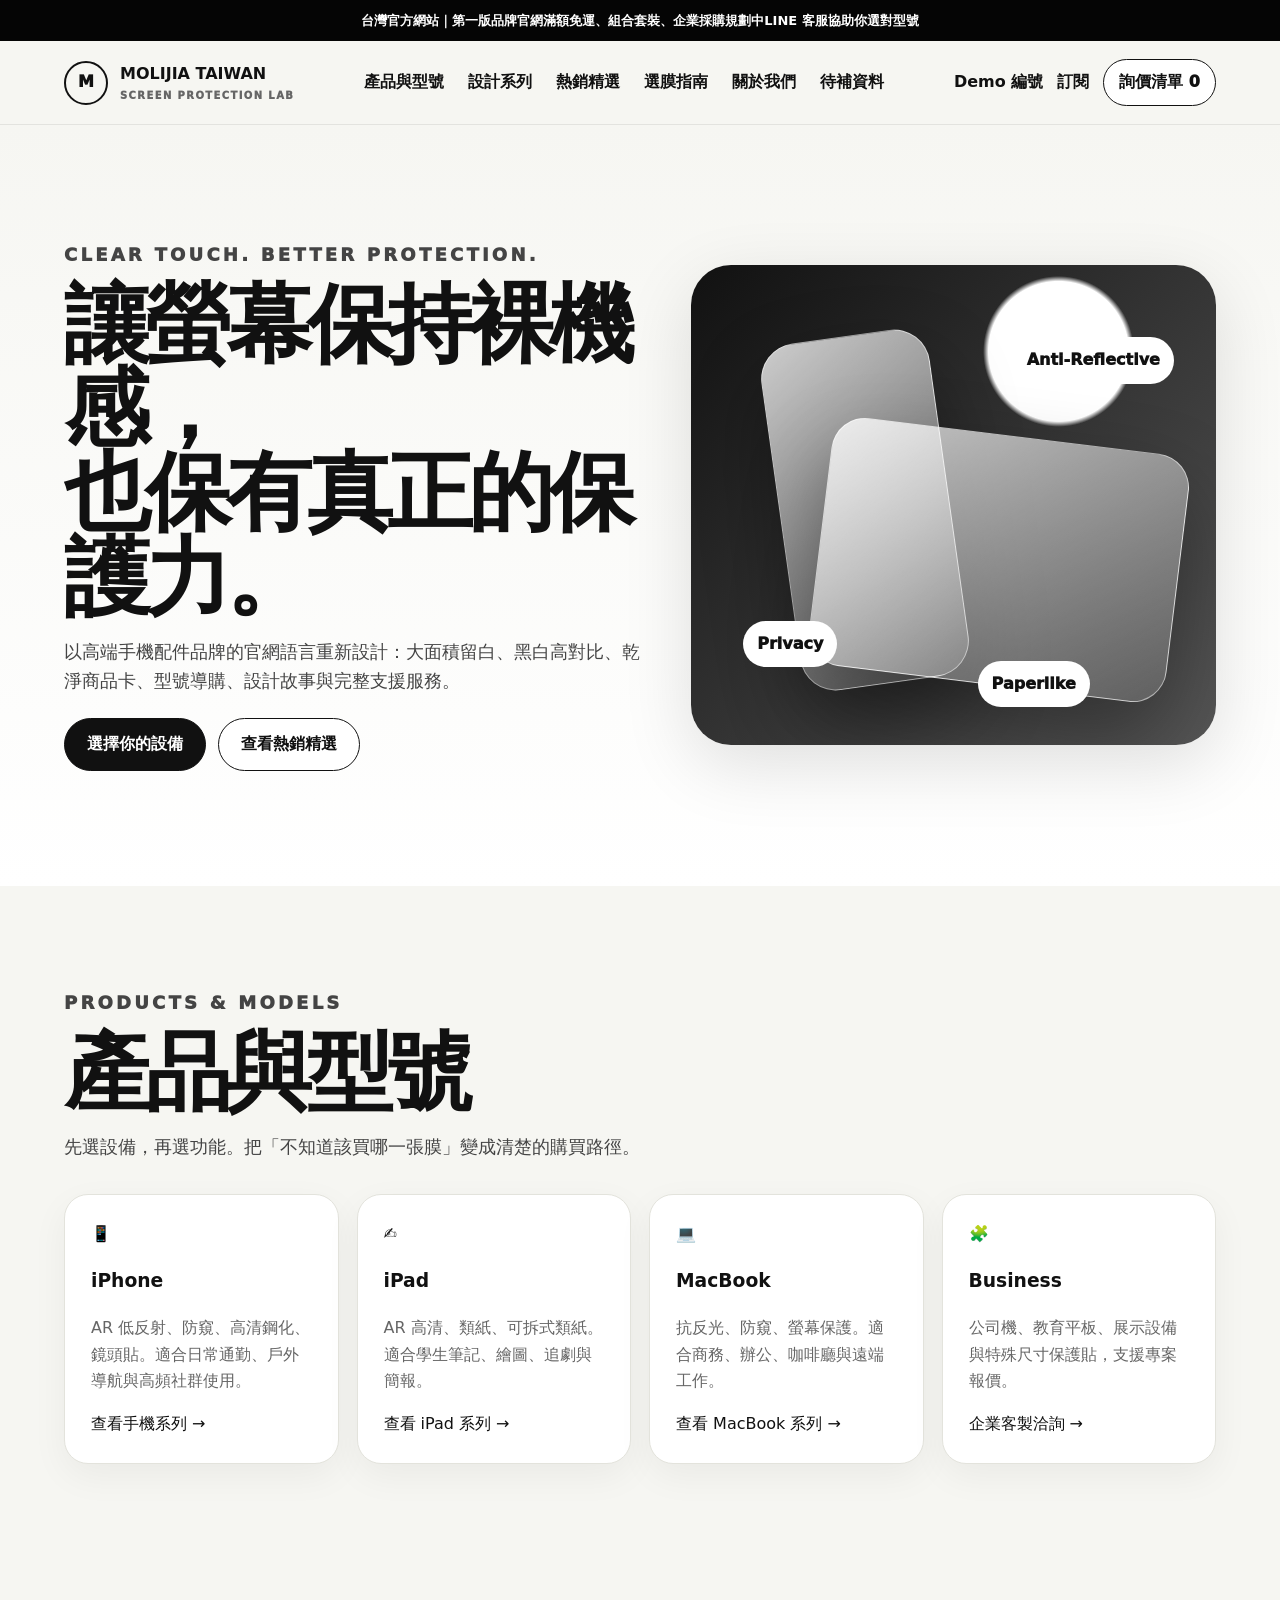
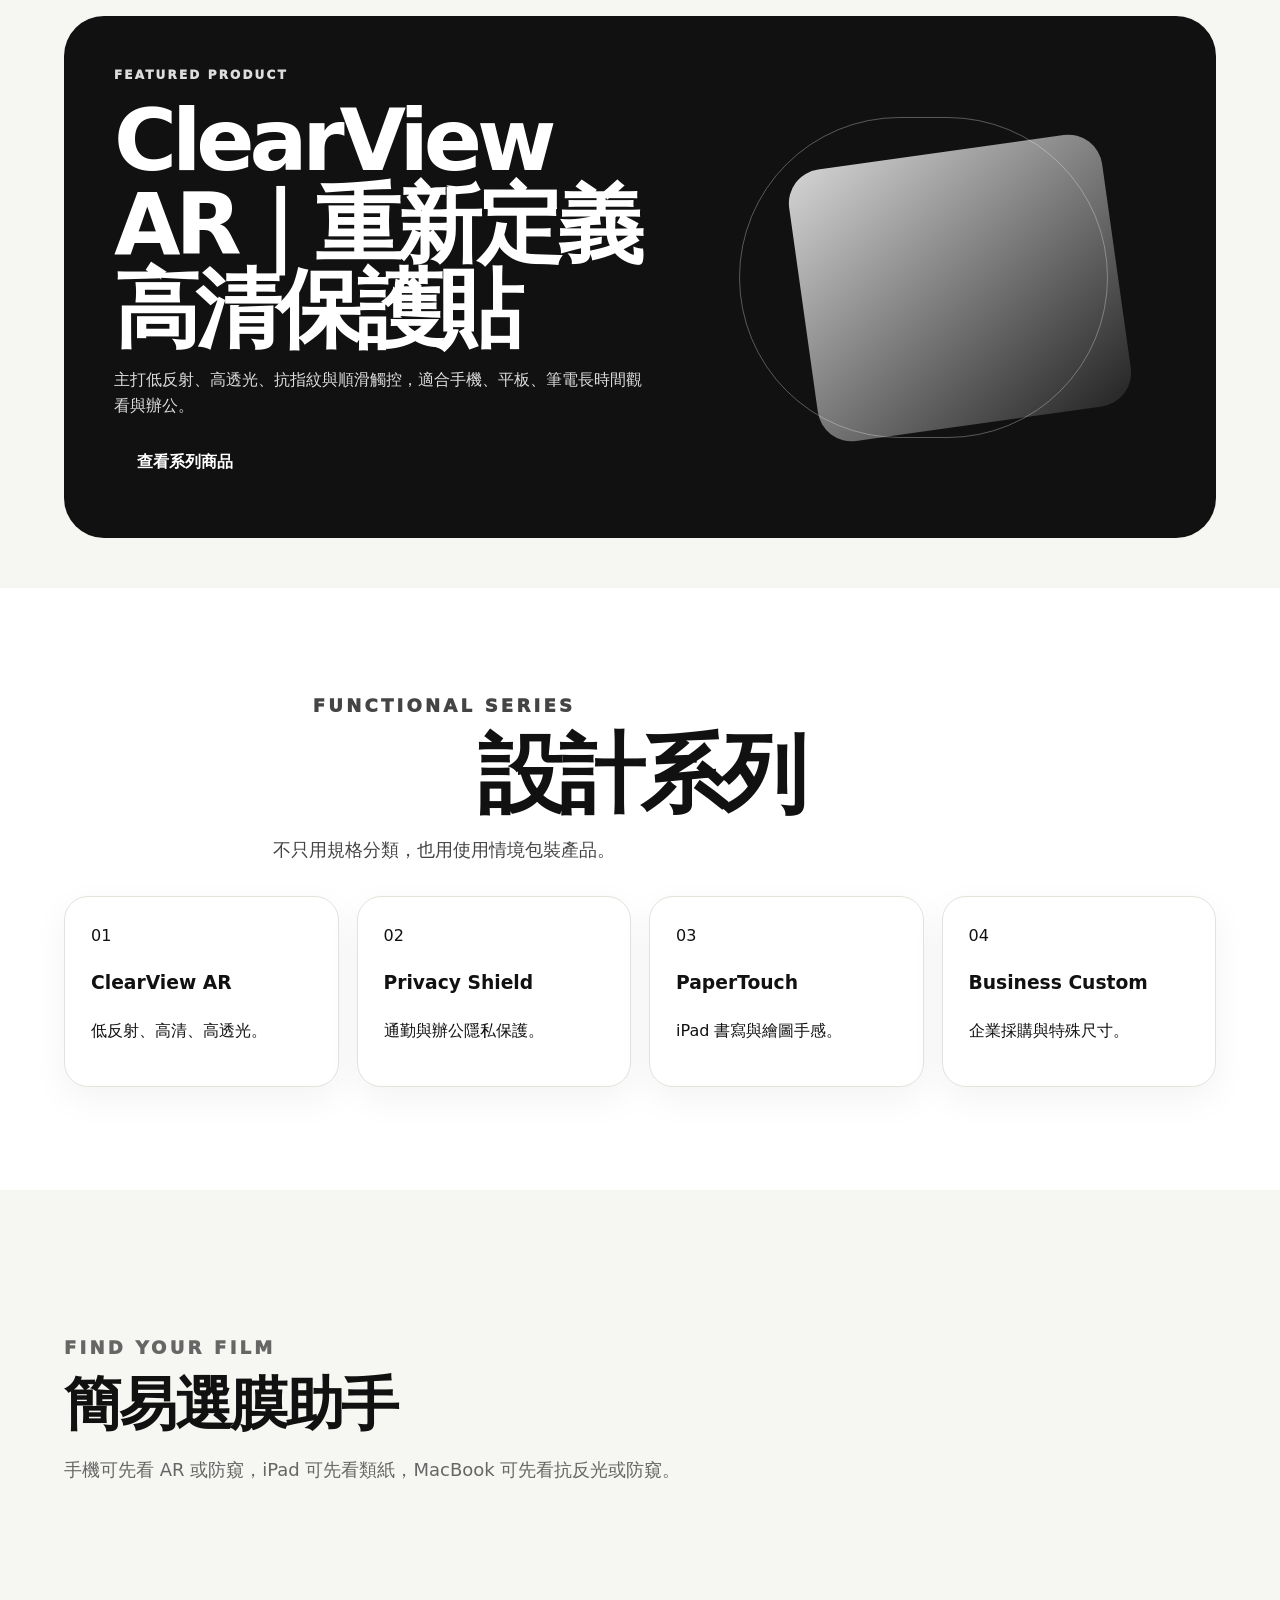
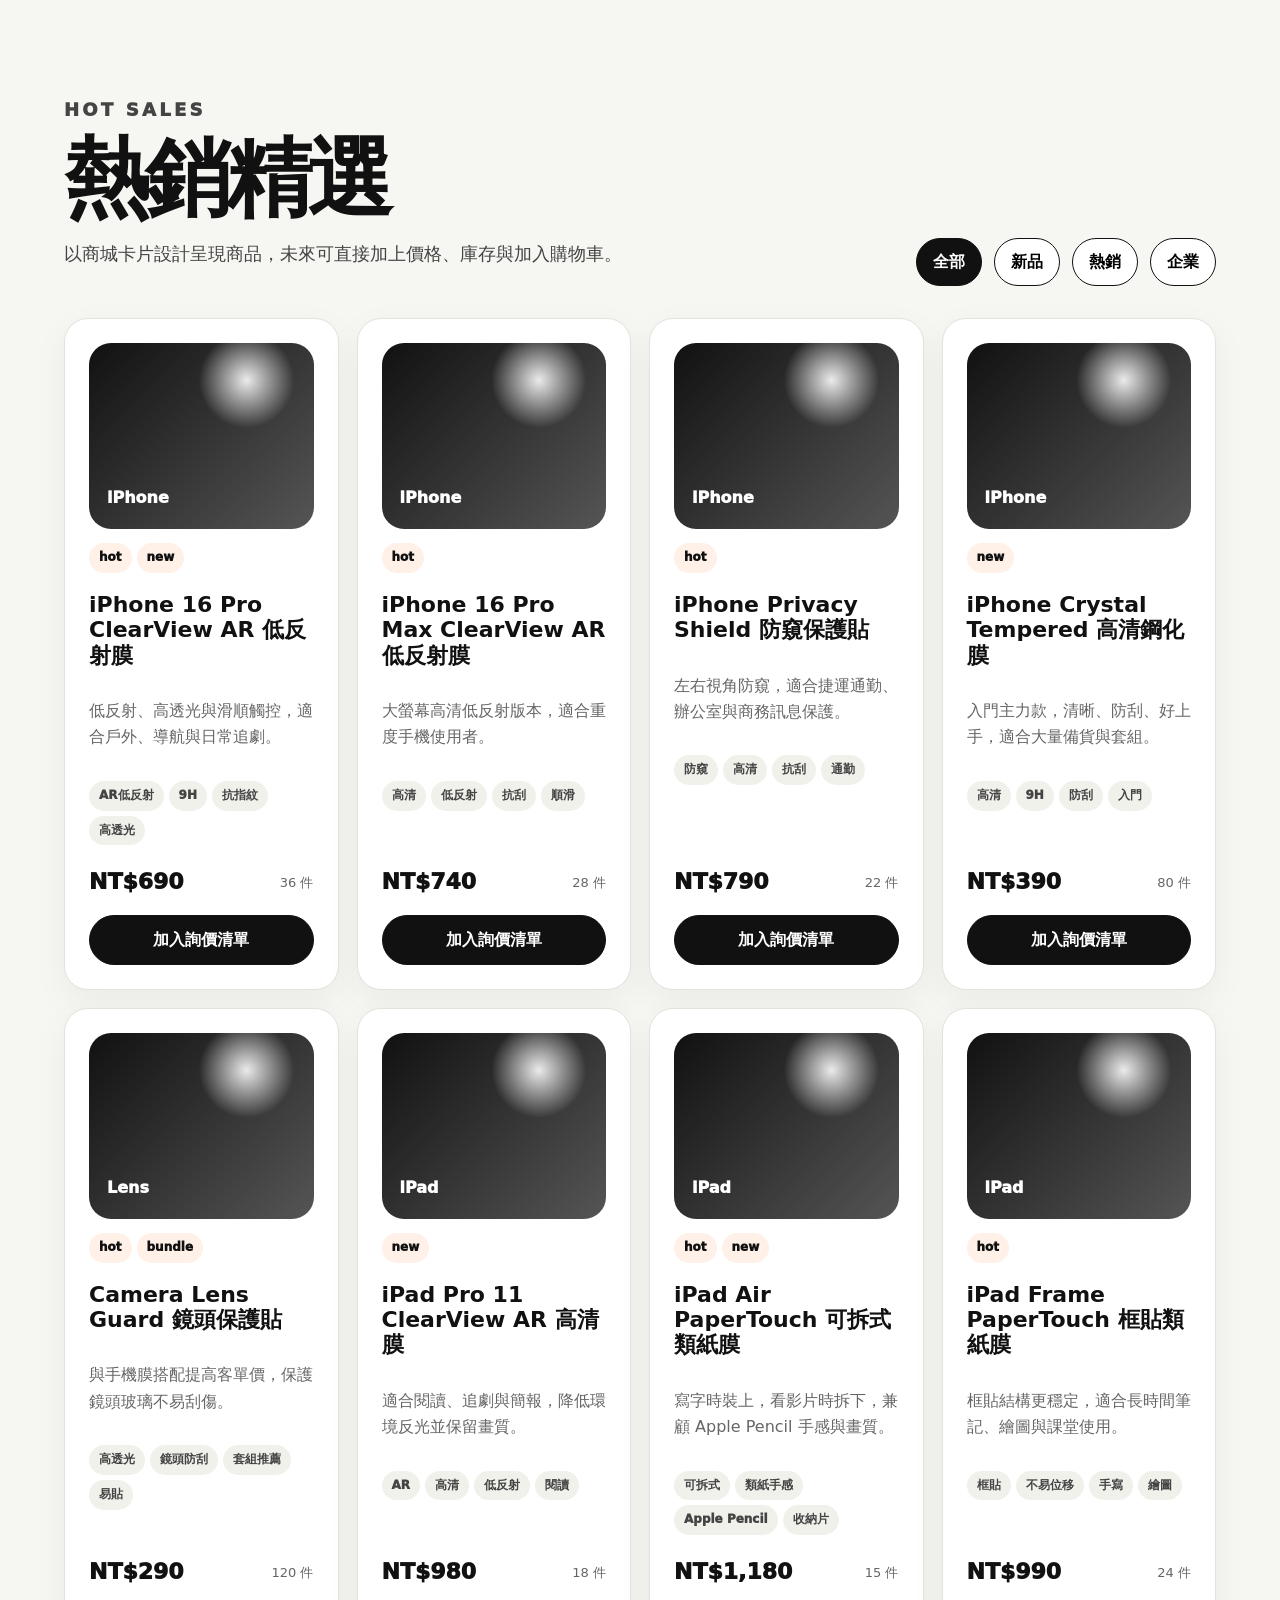
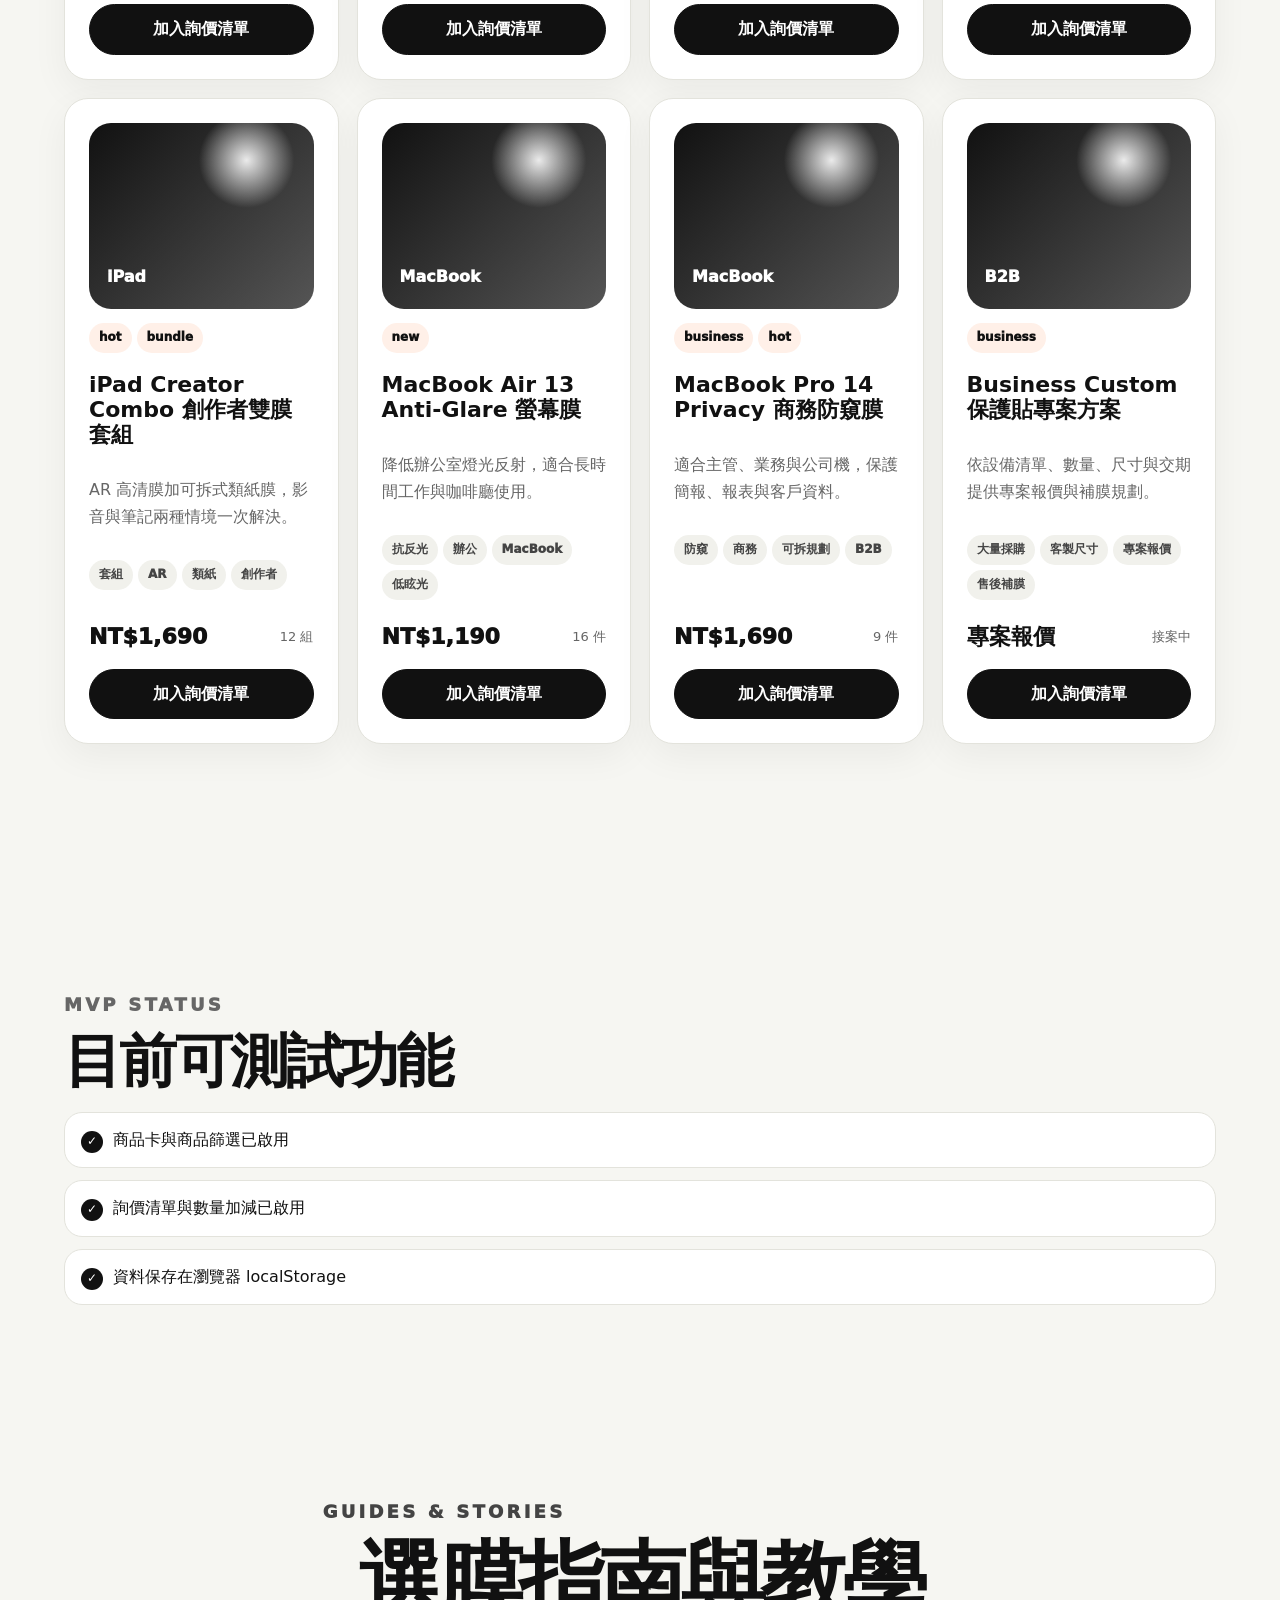
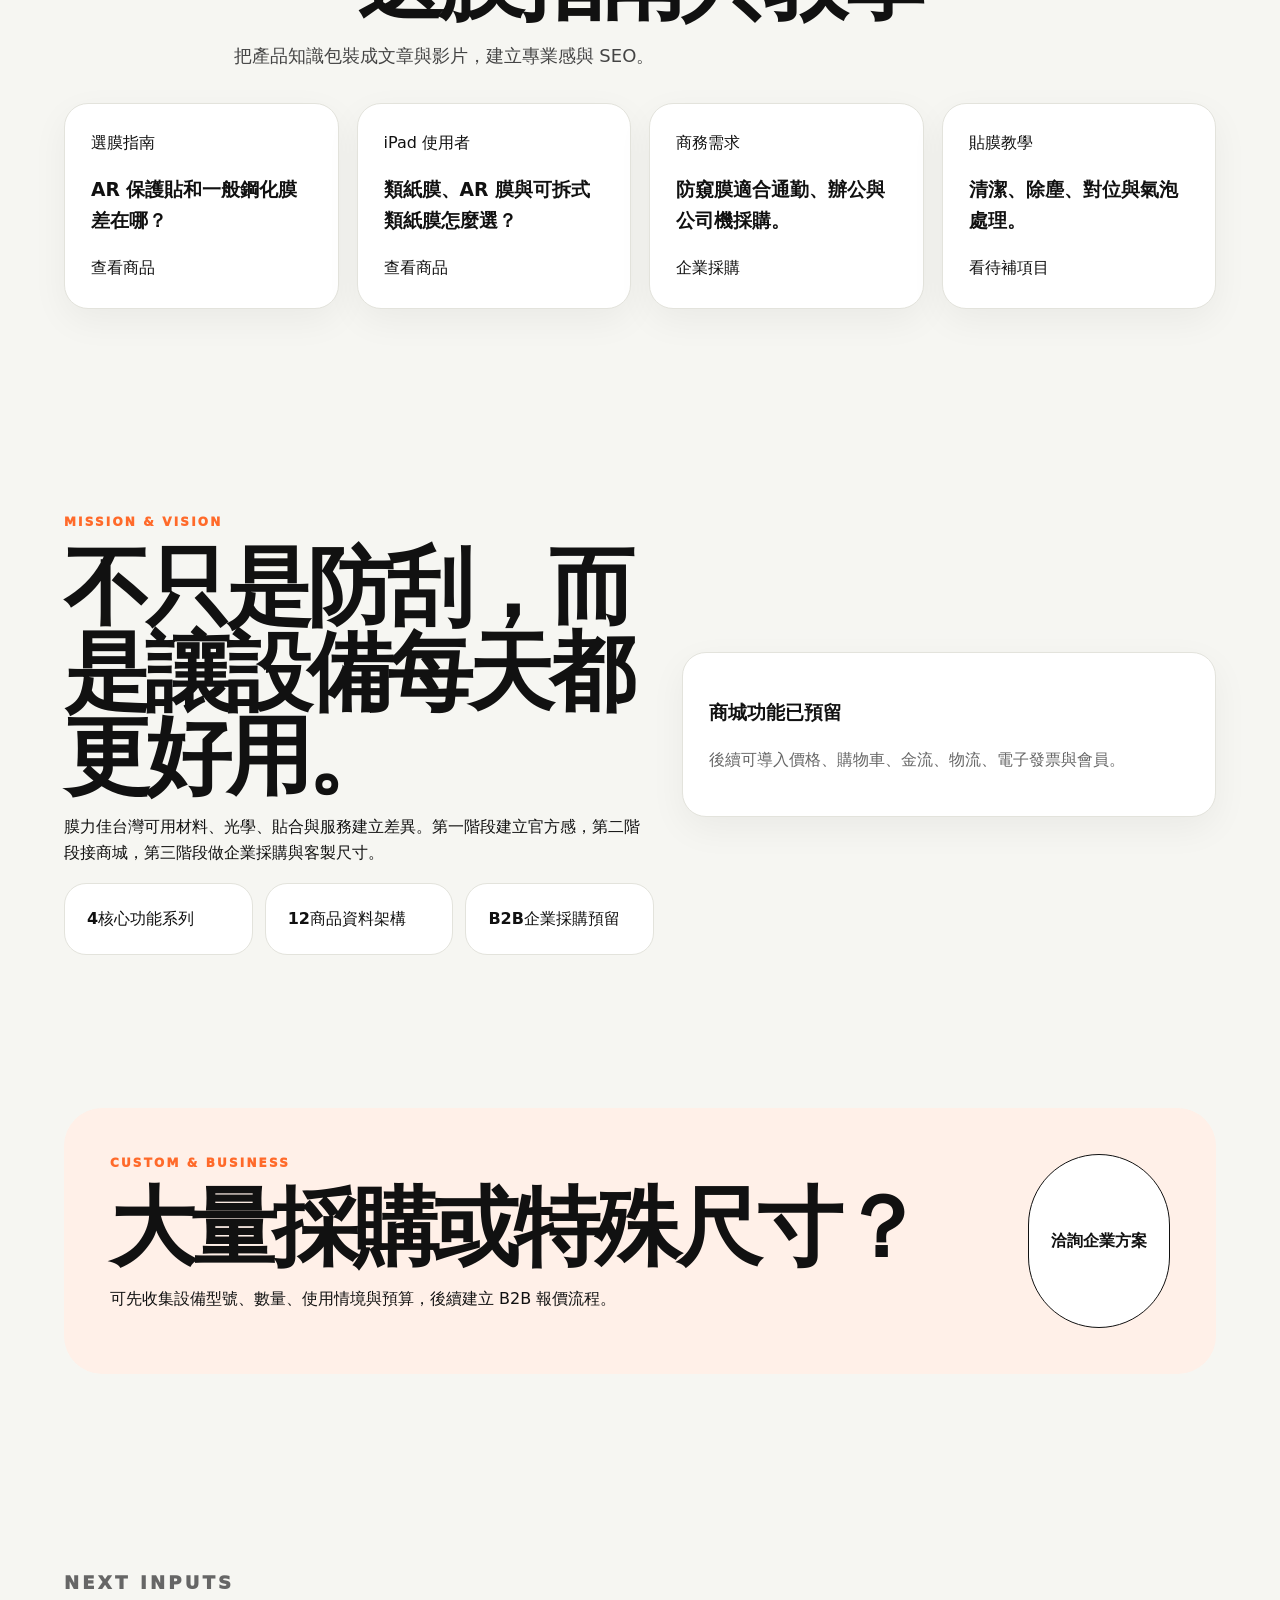
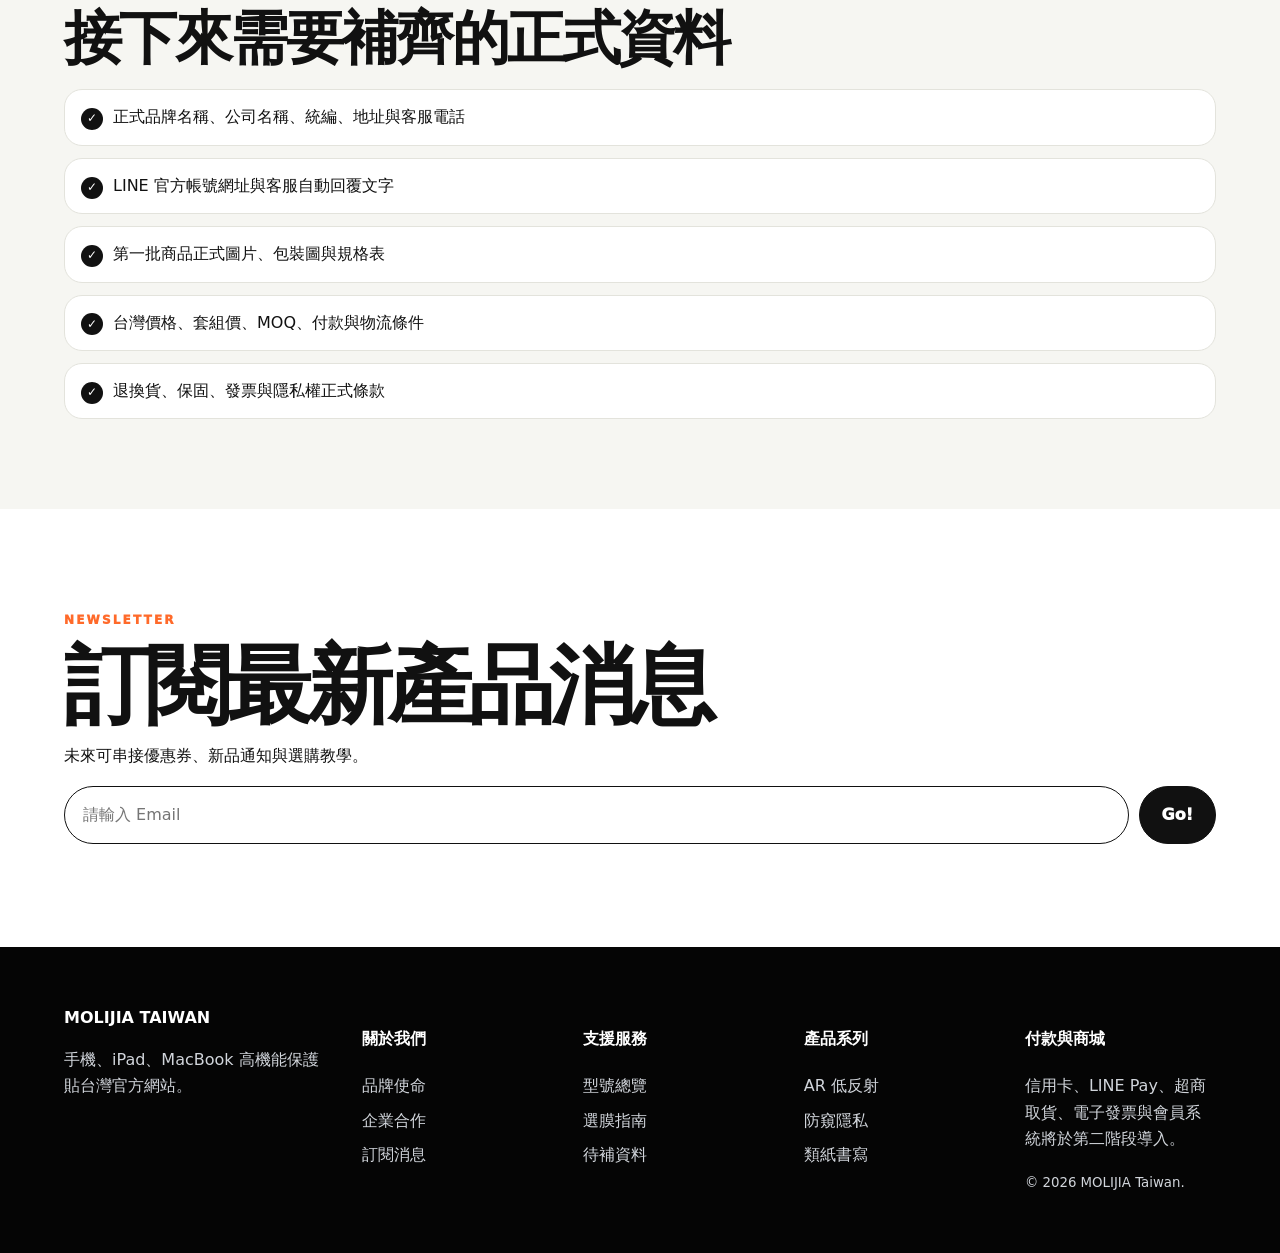
<file: index.html>
<!doctype html>
<html lang='zh-Hant'>
<head>
  <meta charset='utf-8' />
  <meta name='viewport' content='width=device-width, initial-scale=1' />
  <title>膜力佳台灣官方網站｜高機能螢幕保護貼</title>
  <meta name='description' content='膜力佳台灣官方網站。手機、iPad、MacBook 保護貼選購、熱銷商品、客製方案與企業採購服務。' />
  <link rel='canonical' href='https://leojung0823.github.io/molijia-tw-official/' />
  <meta property='og:title' content='膜力佳台灣官方網站｜高機能螢幕保護貼' />
  <meta property='og:description' content='手機、iPad、MacBook 保護貼選購、熱銷商品、客製方案與企業採購服務。' />
  <meta property='og:type' content='website' />
  <meta property='og:url' content='https://leojung0823.github.io/molijia-tw-official/' />
  <meta name='theme-color' content='#111111' />
  <link rel='stylesheet' href='styles.css' />
  <link rel='stylesheet' href='pages.css' />
</head>
<body>
  <div class='topline' id='top'><span>台灣官方網站｜第一版品牌官網</span><span>滿額免運、組合套裝、企業採購規劃中</span><span>LINE 客服協助你選對型號</span></div>
  <header class='site-header'>
    <a class='brand' href='#top'><span class='brand-mark'>M</span><span><strong>MOLIJIA TAIWAN</strong><small>SCREEN PROTECTION LAB</small></span></a>
    <nav class='main-nav'>
      <div class='nav-item'><a href='#devices'>產品與型號</a><div class='mega'><a href='#devices'><b>iPhone</b><span>AR、防窺、高清鋼化、鏡頭貼</span></a><a href='#devices'><b>iPad</b><span>AR 高清、類紙、可拆式類紙</span></a><a href='#devices'><b>MacBook</b><span>抗反光、防窺、工作螢幕膜</span></a><a href='#business'><b>企業客製</b><span>教育、商務、展示機、大量採購</span></a></div></div>
      <a href='#series'>設計系列</a><a href='#products'>熱銷精選</a><a href='#learn'>選膜指南</a><a href='#story'>關於我們</a><a href='#todo'>待補資料</a>
    </nav>
    <div class='header-actions'><a href='demo-code.html'>Demo 編號</a><a href='#newsletter'>訂閱</a><a class='cart' href='#products'>Cart 0</a></div>
  </header>
  <main>
    <section class='hero'><div class='hero-copy'><p class='kicker'>CLEAR TOUCH. BETTER PROTECTION.</p><h1>讓螢幕保持裸機感，<br />也保有真正的保護力。</h1><p class='hero-text'>以高端手機配件品牌的官網語言重新設計：大面積留白、黑白高對比、乾淨商品卡、型號導購、設計故事與完整支援服務。</p><div class='hero-actions'><a class='btn dark' href='#devices'>選擇你的設備</a><a class='btn light' href='#products'>查看熱銷精選</a></div></div><div class='hero-stage'><div class='glass glass-phone'></div><div class='glass glass-tablet'></div><span class='float-tag tag-a'>Anti-Reflective</span><span class='float-tag tag-b'>Privacy</span><span class='float-tag tag-c'>Paperlike</span></div></section>
    <section class='device-section' id='devices'><div class='section-head'><p class='kicker'>PRODUCTS & MODELS</p><h2>產品與型號</h2><p>先選設備，再選功能。把「不知道該買哪一張膜」變成清楚的購買路徑。</p></div><div class='device-grid' id='deviceGrid'></div></section>
    <section class='feature-hero'><div><p class='kicker'>FEATURED PRODUCT</p><h2>ClearView AR｜重新定義高清保護貼</h2><p>主打低反射、高透光、抗指紋與順滑觸控，適合手機、平板、筆電長時間觀看與辦公。</p><a class='btn dark' href='#products'>查看系列商品</a></div><div class='feature-visual'><div class='ring'></div><div class='product-slab'></div></div></section>
    <section class='series-section' id='series'><div class='section-head center'><p class='kicker'>FUNCTIONAL SERIES</p><h2>設計系列</h2><p>不只用規格分類，也用使用情境包裝產品。</p></div><div class='series-grid'><article><span>01</span><h3>ClearView AR</h3><p>低反射、高清、高透光。</p></article><article><span>02</span><h3>Privacy Shield</h3><p>通勤與辦公隱私保護。</p></article><article><span>03</span><h3>PaperTouch</h3><p>iPad 書寫與繪圖手感。</p></article><article><span>04</span><h3>Business Custom</h3><p>企業採購與特殊尺寸。</p></article></div></section>
    <section class='products-section' id='products'><div class='section-head split'><div><p class='kicker'>HOT SALES</p><h2>熱銷精選</h2><p>以商城卡片設計呈現商品，未來可直接加上價格、庫存與加入購物車。</p></div><div class='filter-tabs'><button class='tab active' data-filter='all'>全部</button><button class='tab' data-filter='new'>新品</button><button class='tab' data-filter='hot'>熱銷</button><button class='tab' data-filter='business'>企業</button></div></div><div class='product-grid' id='productGrid'></div></section>
    <section class='learn-section' id='learn'><div class='section-head center'><p class='kicker'>GUIDES & STORIES</p><h2>選膜指南與教學</h2><p>把產品知識包裝成文章與影片，建立專業感與 SEO。</p></div><div class='article-grid'><article><span>選膜指南</span><h3>AR 保護貼和一般鋼化膜差在哪？</h3><a href='#products'>查看商品</a></article><article><span>iPad 使用者</span><h3>類紙膜、AR 膜與可拆式類紙膜怎麼選？</h3><a href='#products'>查看商品</a></article><article><span>商務需求</span><h3>防窺膜適合通勤、辦公與公司機採購。</h3><a href='#business'>企業採購</a></article><article><span>貼膜教學</span><h3>清潔、除塵、對位與氣泡處理。</h3><a href='#todo'>看待補項目</a></article></div></section>
    <section class='impact-section' id='story'><div class='impact-copy'><p class='kicker'>MISSION & VISION</p><h2>不只是防刮，而是讓設備每天都更好用。</h2><p>膜力佳台灣可用材料、光學、貼合與服務建立差異。第一階段建立官方感，第二階段接商城，第三階段做企業採購與客製尺寸。</p><div class='stats'><div><strong>4</strong><span>核心功能系列</span></div><div><strong>12</strong><span>商品資料架構</span></div><div><strong>B2B</strong><span>企業採購預留</span></div></div></div><div class='impact-card'><h3>商城功能已預留</h3><p>後續可導入價格、購物車、金流、物流、電子發票與會員。</p></div></section>
    <section class='business-cta' id='business'><div><p class='kicker'>CUSTOM & BUSINESS</p><h2>大量採購或特殊尺寸？</h2><p>可先收集設備型號、數量、使用情境與預算，後續建立 B2B 報價流程。</p></div><a class='btn light' href='mailto:buzzdesign2023@gmail.com'>洽詢企業方案</a></section>
    <section class='page-main' id='todo'><div class='section-block'><p class='kicker'>NEXT INPUTS</p><h2>接下來需要補齊的正式資料</h2><ul class='checklist'><li>正式品牌名稱、公司名稱、統編、地址與客服電話</li><li>LINE 官方帳號網址與客服自動回覆文字</li><li>第一批商品正式圖片、包裝圖與規格表</li><li>台灣價格、套組價、MOQ、付款與物流條件</li><li>退換貨、保固、發票與隱私權正式條款</li></ul></div></section>
    <section class='newsletter' id='newsletter'><div><p class='kicker'>NEWSLETTER</p><h2>訂閱最新產品消息</h2><p>未來可串接優惠券、新品通知與選購教學。</p></div><form><input type='email' placeholder='請輸入 Email' aria-label='Email' /><button type='button'>Go!</button></form></section>
  </main>
  <footer class='site-footer'><div><strong>MOLIJIA TAIWAN</strong><p>手機、iPad、MacBook 高機能保護貼台灣官方網站。</p></div><div><h4>關於我們</h4><a href='#story'>品牌使命</a><a href='#business'>企業合作</a><a href='#newsletter'>訂閱消息</a></div><div><h4>支援服務</h4><a href='#devices'>型號總覽</a><a href='#learn'>選膜指南</a><a href='#todo'>待補資料</a></div><div><h4>產品系列</h4><a href='#series'>AR 低反射</a><a href='#series'>防窺隱私</a><a href='#series'>類紙書寫</a></div><div><h4>付款與商城</h4><p>信用卡、LINE Pay、超商取貨、電子發票與會員系統將於第二階段導入。</p><small>© 2026 MOLIJIA Taiwan.</small></div></footer>
  <script src='products.js'></script>
</body>
</html>
</file>
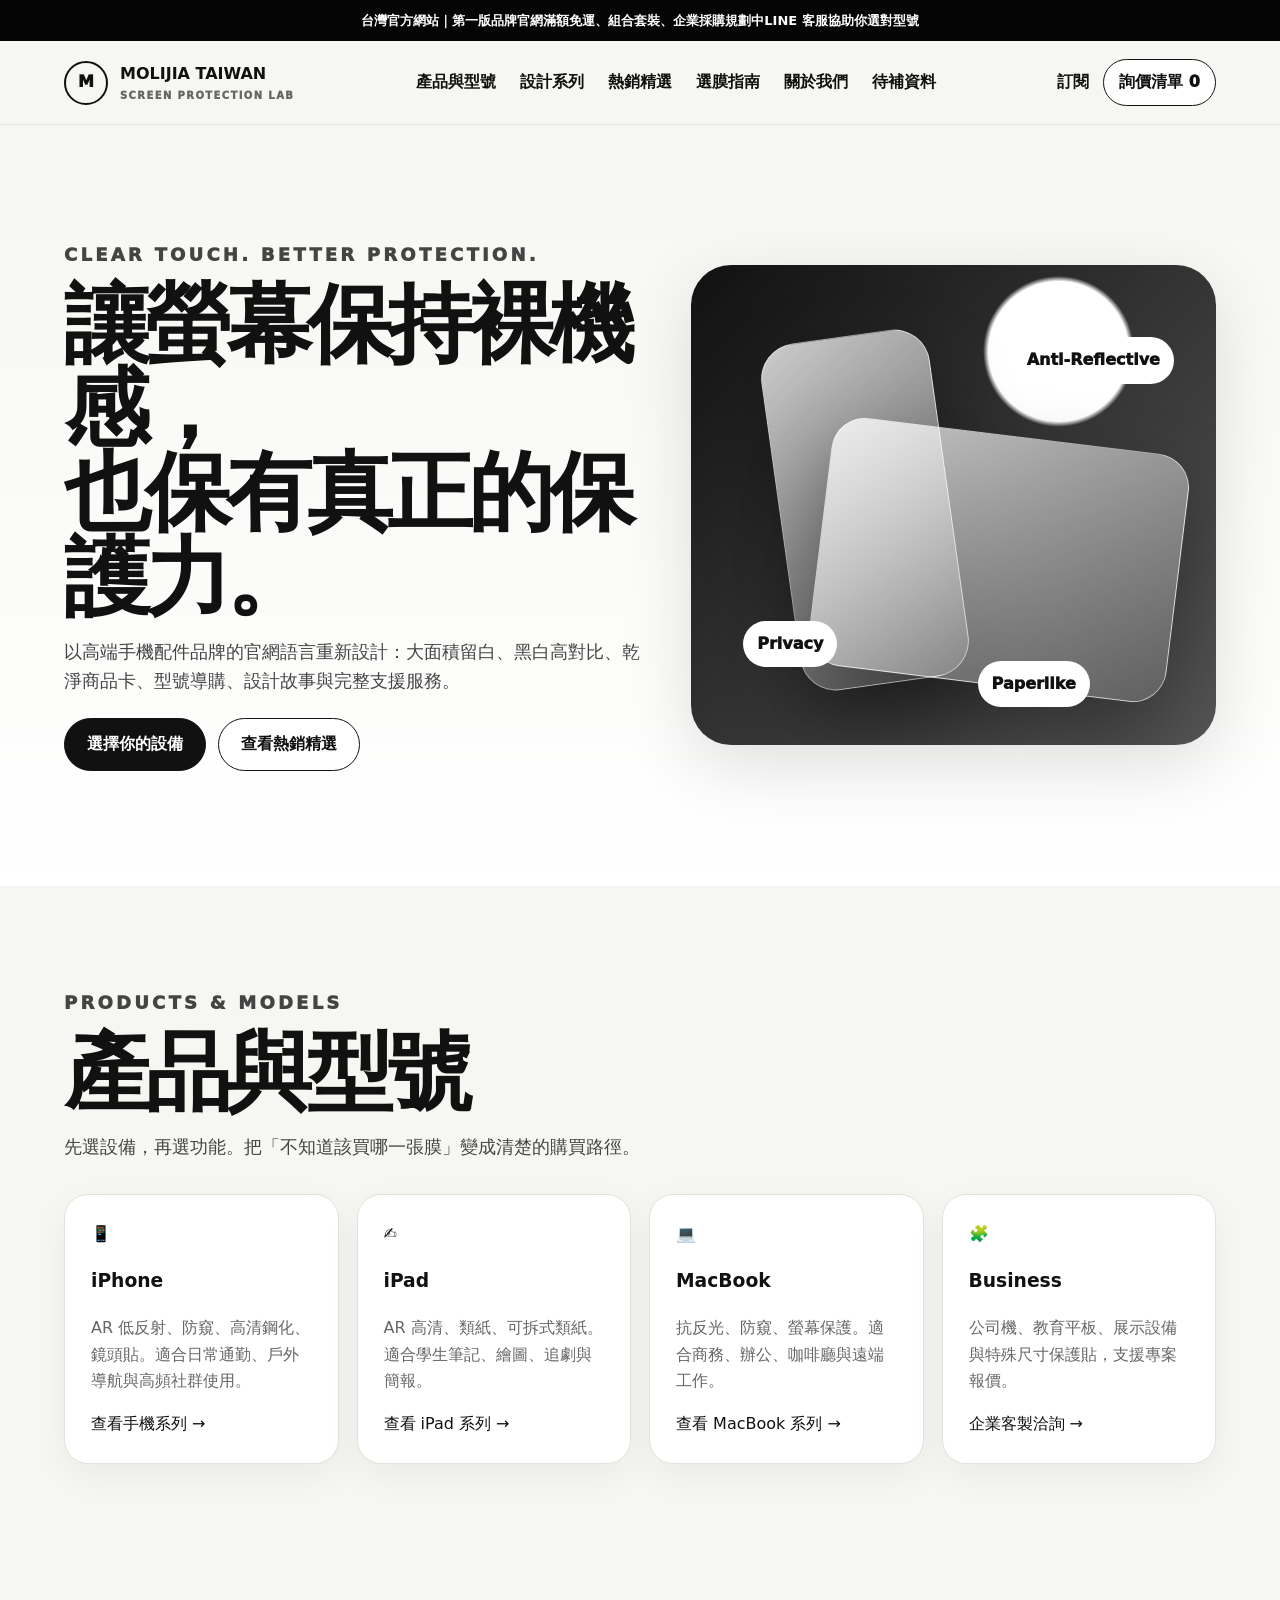
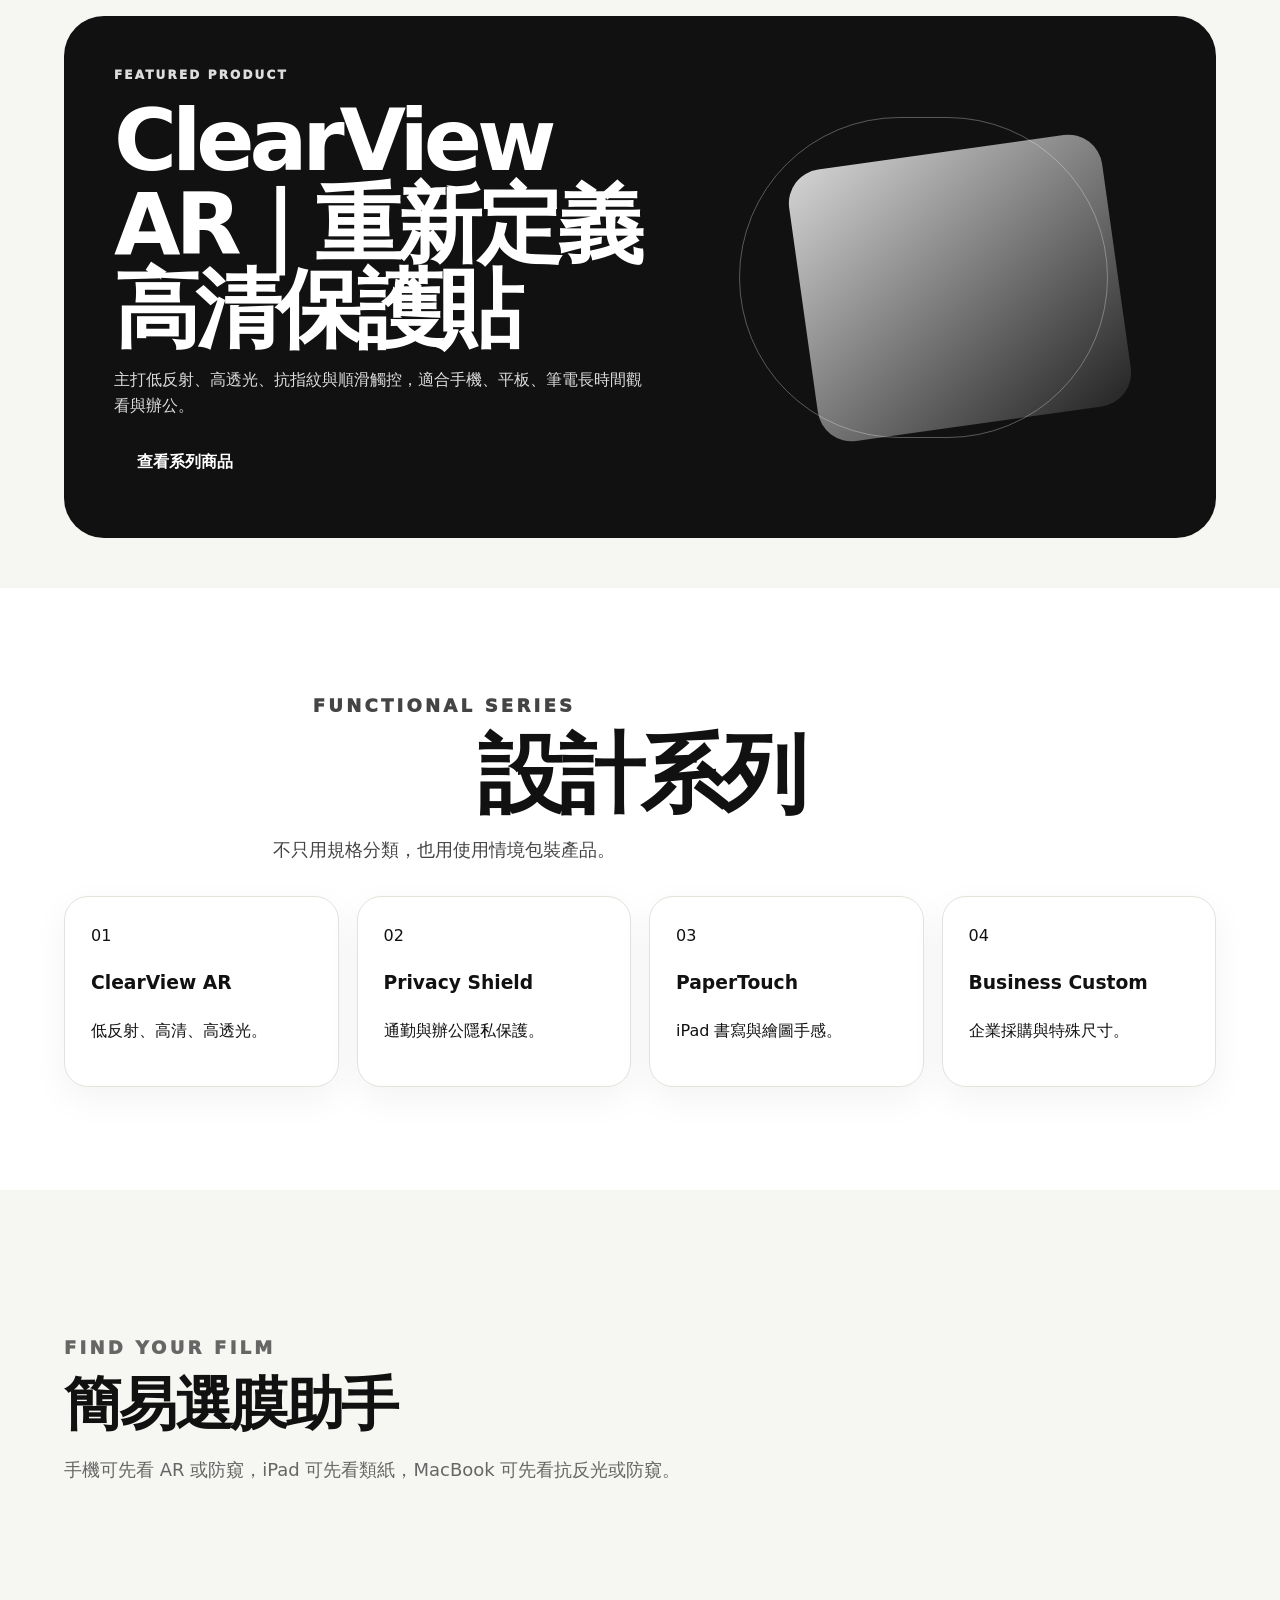
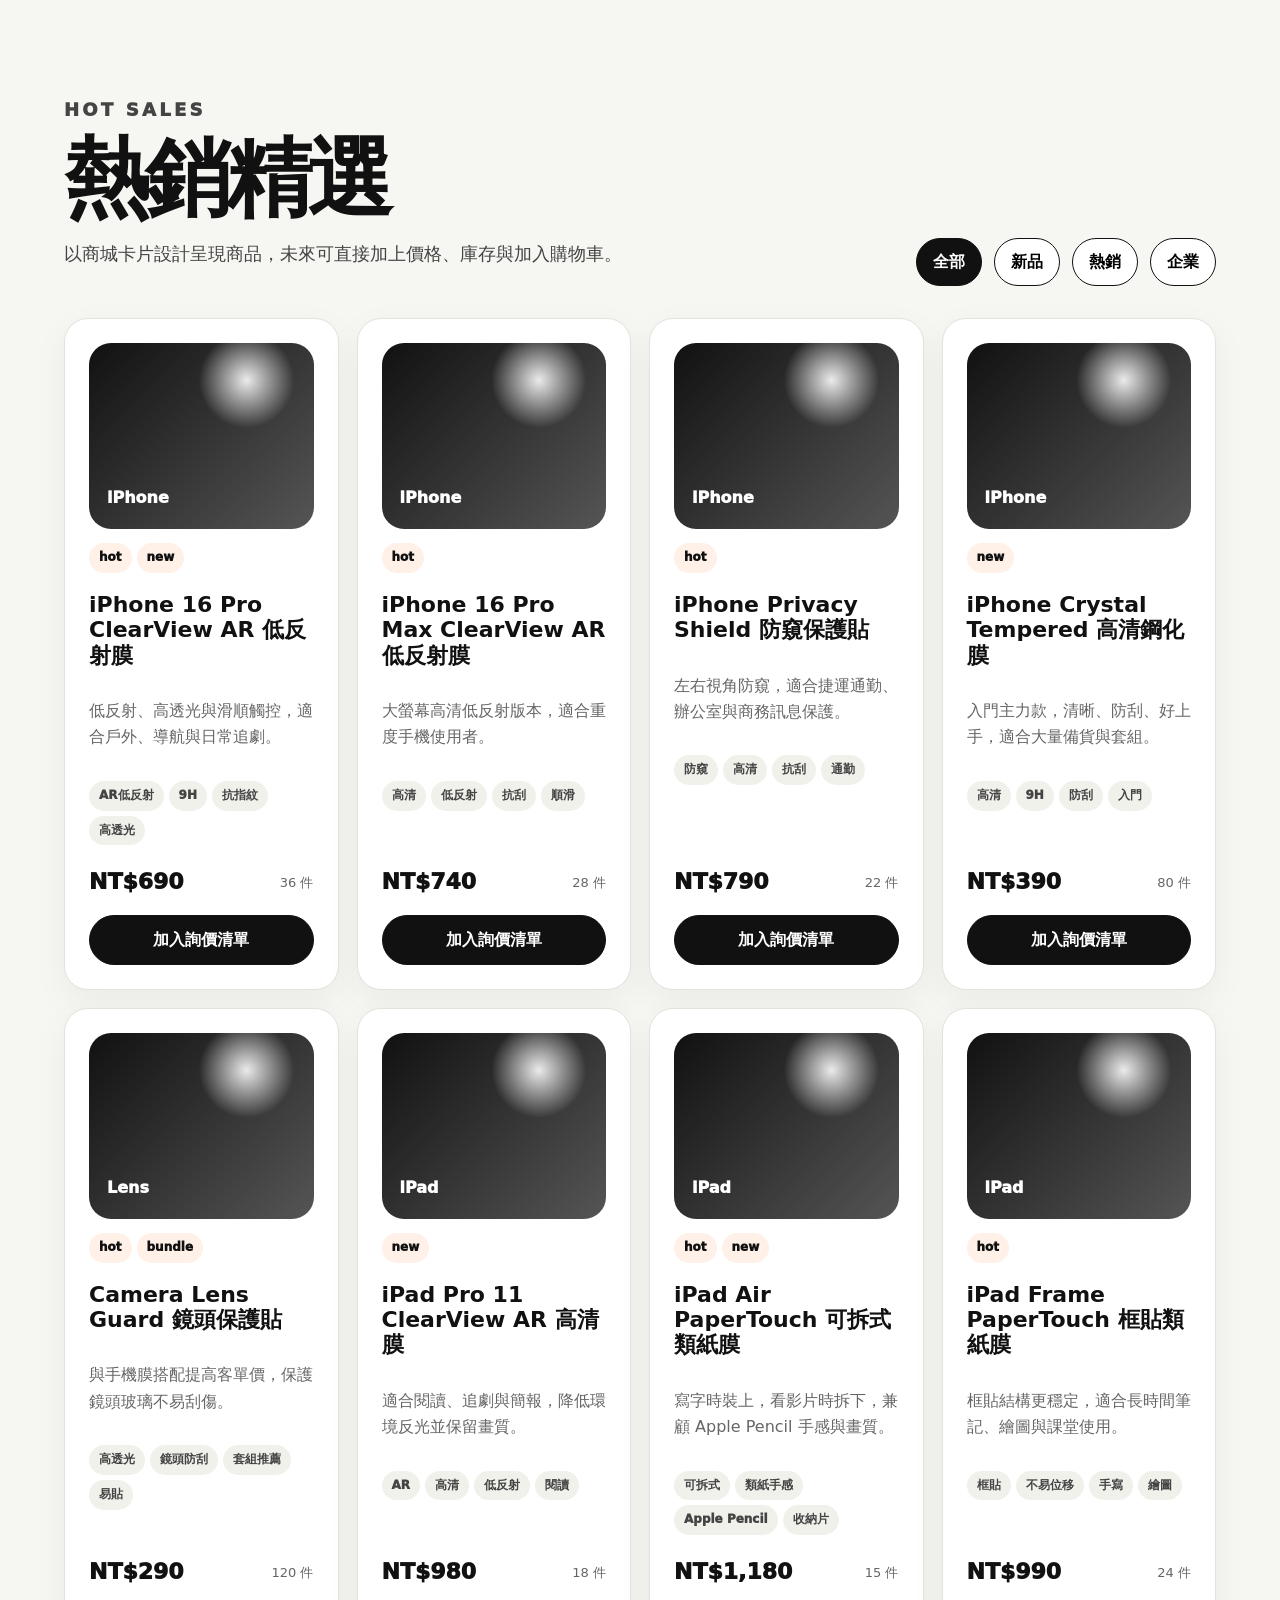
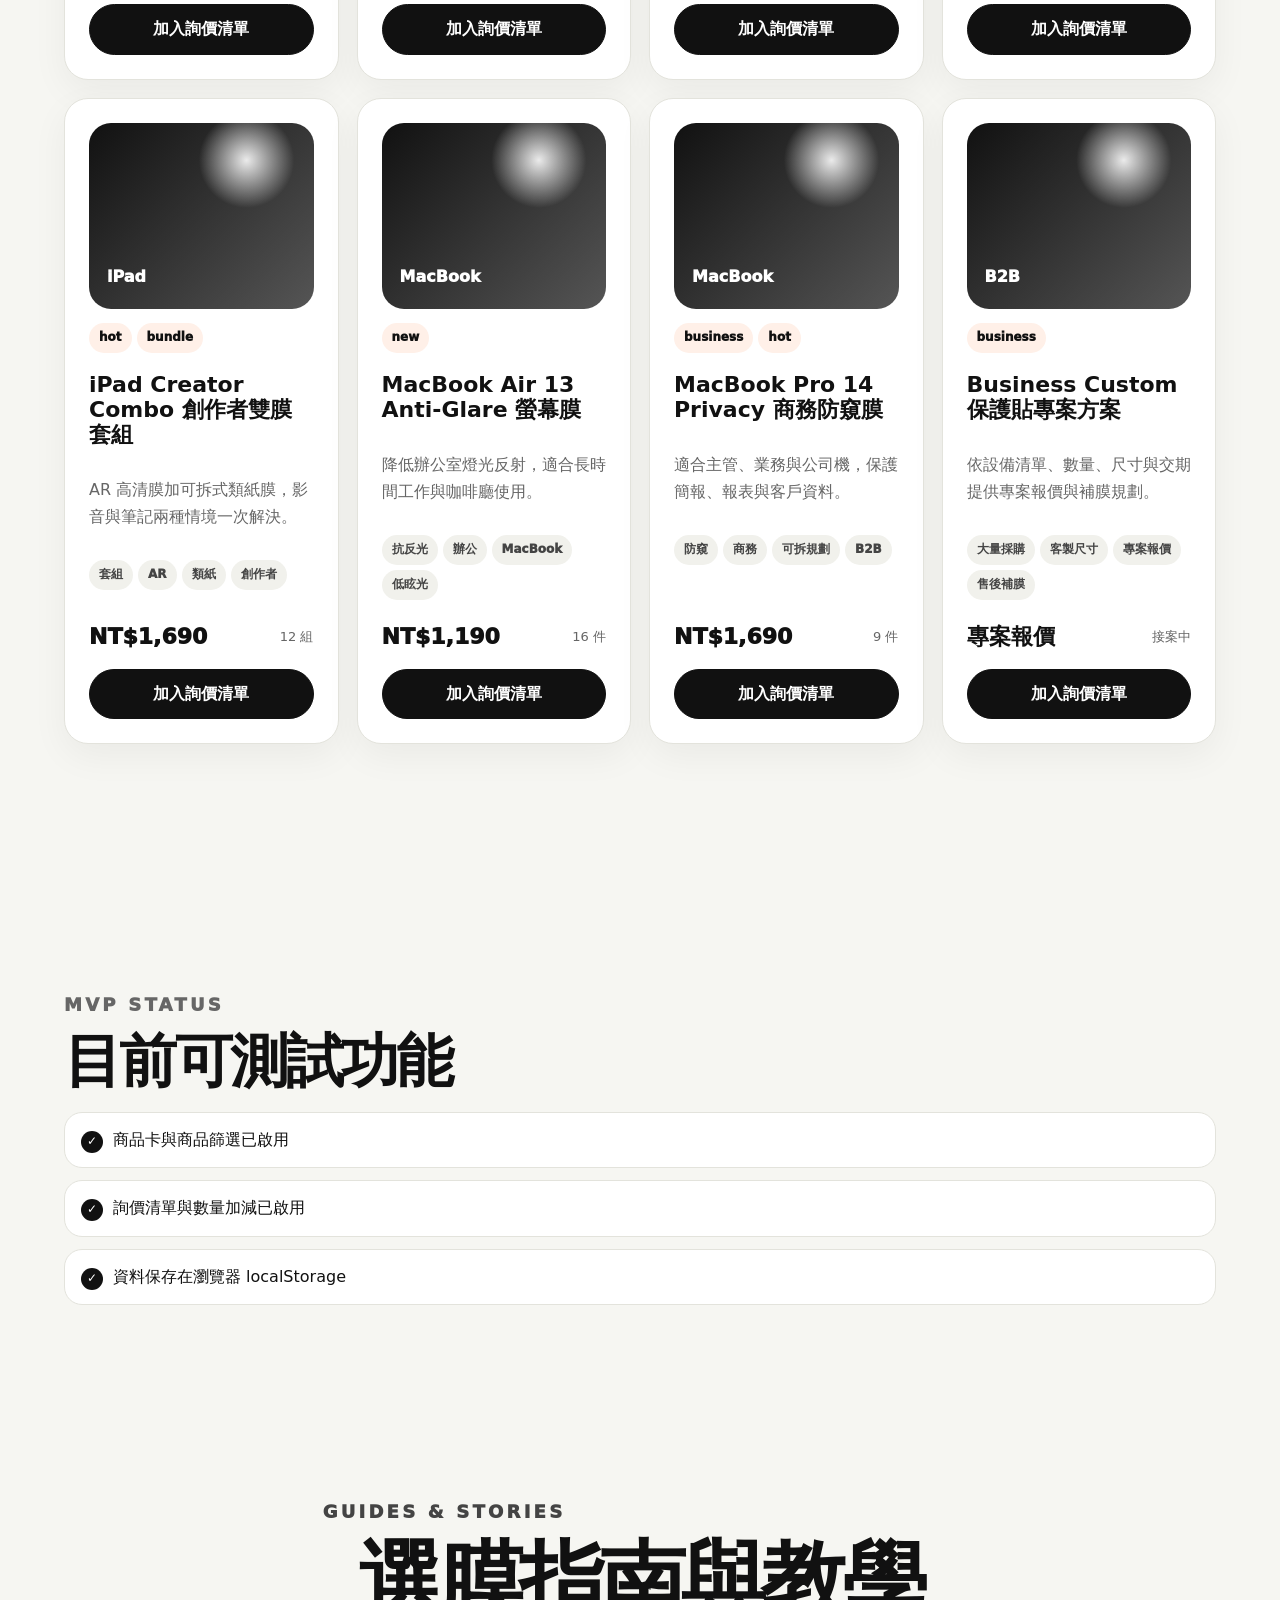
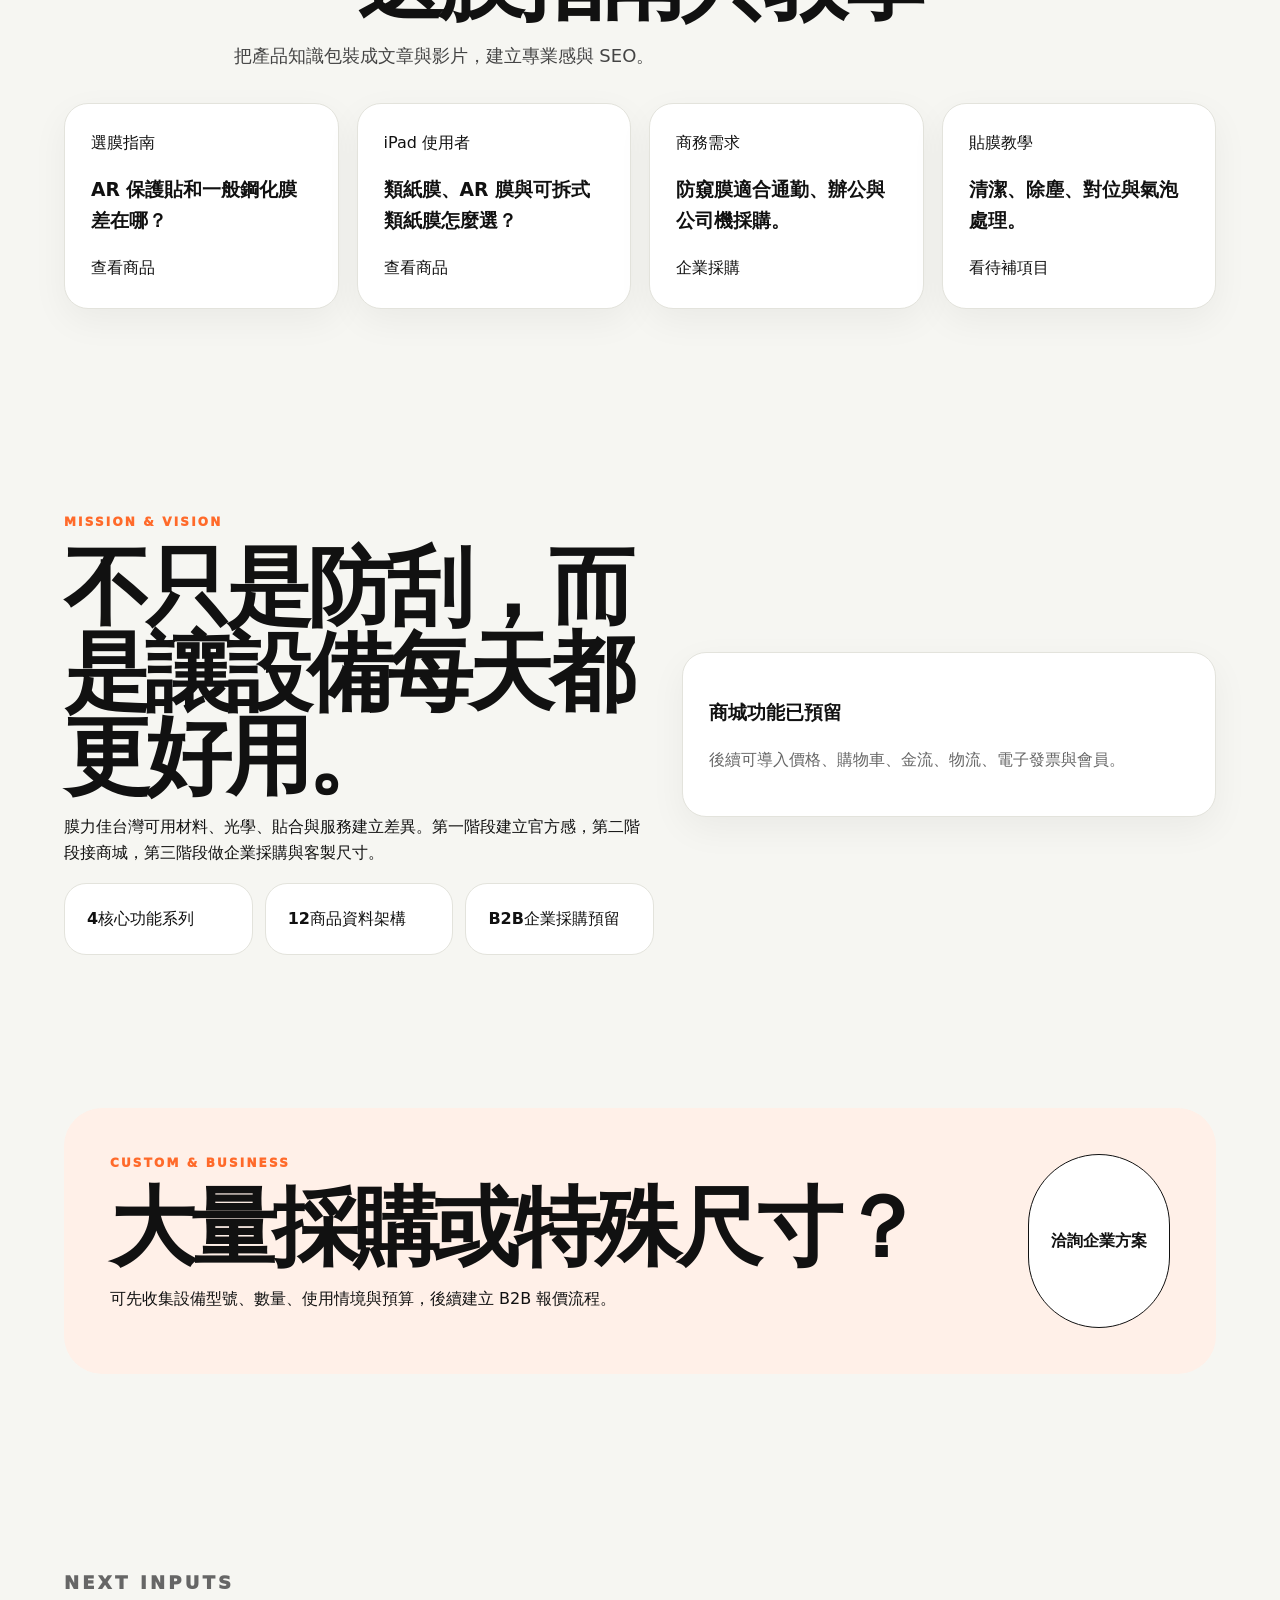
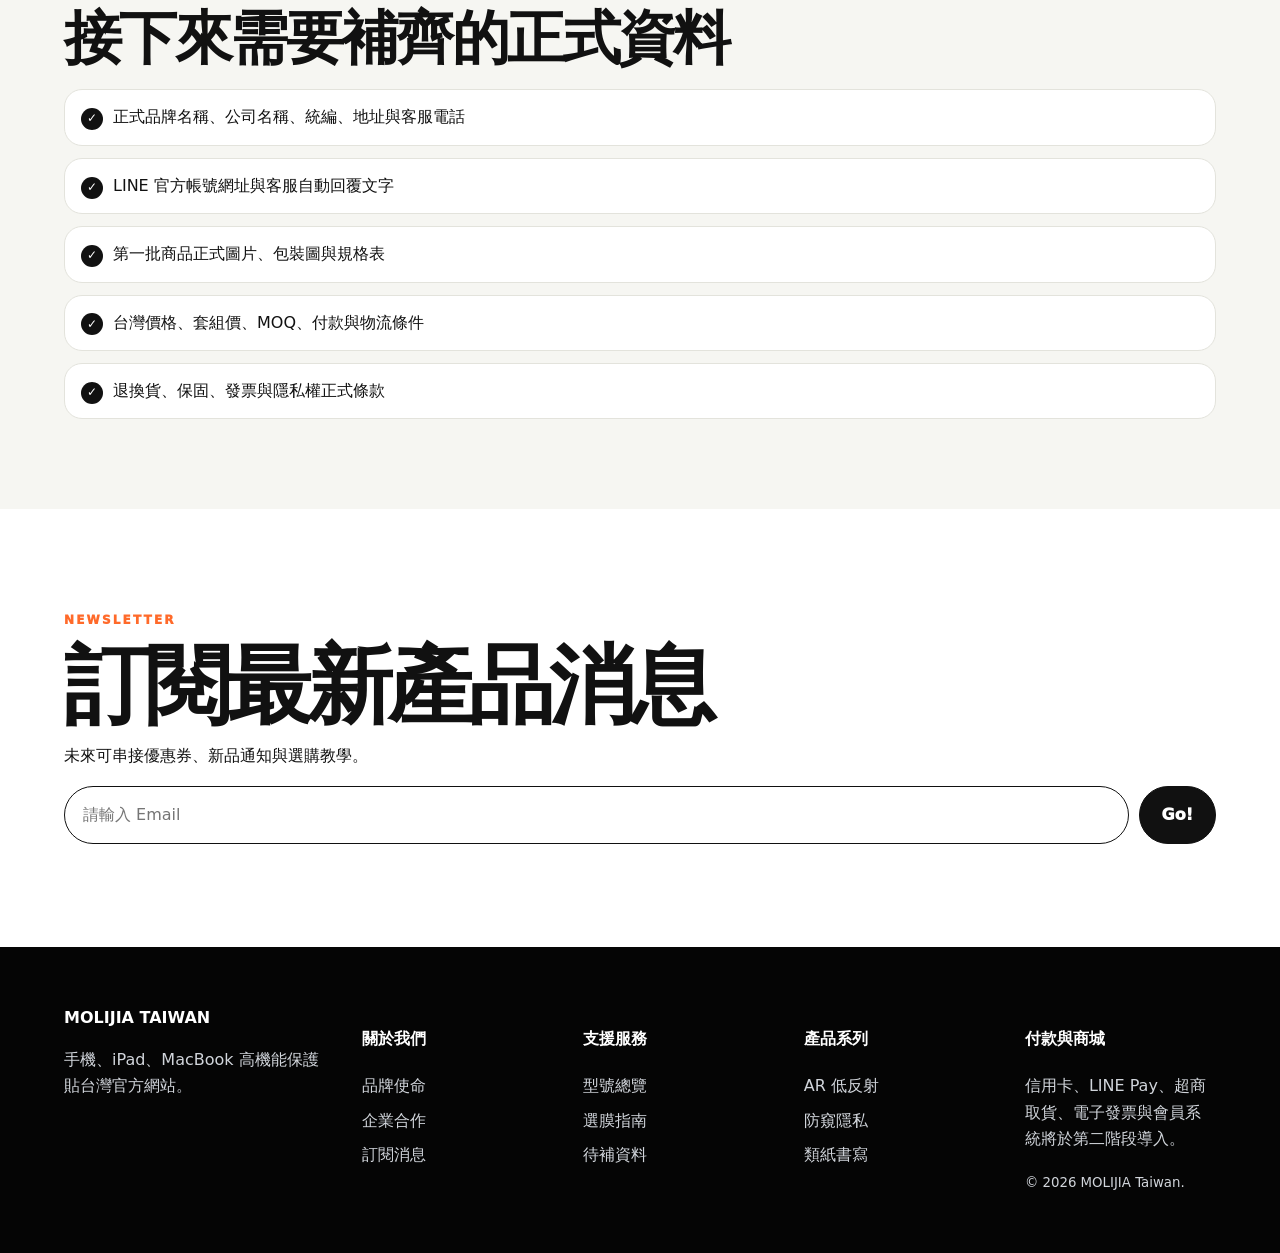
<file: docs/index.html>
<!doctype html>
<html lang='zh-Hant'>
<head>
  <meta charset='utf-8' />
  <meta name='viewport' content='width=device-width, initial-scale=1' />
  <title>膜力佳台灣官方網站｜高機能螢幕保護貼</title>
  <meta name='description' content='膜力佳台灣官方網站。手機、iPad、MacBook 保護貼選購、熱銷商品、客製方案與企業採購服務。' />
  <link rel='stylesheet' href='styles.css' />
  <link rel='stylesheet' href='pages.css' />
</head>
<body>
  <div class='topline' id='top'><span>台灣官方網站｜第一版品牌官網</span><span>滿額免運、組合套裝、企業採購規劃中</span><span>LINE 客服協助你選對型號</span></div>
  <header class='site-header'>
    <a class='brand' href='#top'><span class='brand-mark'>M</span><span><strong>MOLIJIA TAIWAN</strong><small>SCREEN PROTECTION LAB</small></span></a>
    <nav class='main-nav'>
      <div class='nav-item'><a href='#devices'>產品與型號</a><div class='mega'><a href='#devices'><b>iPhone</b><span>AR、防窺、高清鋼化、鏡頭貼</span></a><a href='#devices'><b>iPad</b><span>AR 高清、類紙、可拆式類紙</span></a><a href='#devices'><b>MacBook</b><span>抗反光、防窺、工作螢幕膜</span></a><a href='#business'><b>企業客製</b><span>教育、商務、展示機、大量採購</span></a></div></div>
      <a href='#series'>設計系列</a><a href='#products'>熱銷精選</a><a href='#learn'>選膜指南</a><a href='#story'>關於我們</a><a href='#todo'>待補資料</a>
    </nav>
    <div class='header-actions'><a href='#newsletter'>訂閱</a><a class='cart' href='#products'>Cart 0</a></div>
  </header>
  <main>
    <section class='hero'><div class='hero-copy'><p class='kicker'>CLEAR TOUCH. BETTER PROTECTION.</p><h1>讓螢幕保持裸機感，<br />也保有真正的保護力。</h1><p class='hero-text'>以高端手機配件品牌的官網語言重新設計：大面積留白、黑白高對比、乾淨商品卡、型號導購、設計故事與完整支援服務。</p><div class='hero-actions'><a class='btn dark' href='#devices'>選擇你的設備</a><a class='btn light' href='#products'>查看熱銷精選</a></div></div><div class='hero-stage'><div class='glass glass-phone'></div><div class='glass glass-tablet'></div><span class='float-tag tag-a'>Anti-Reflective</span><span class='float-tag tag-b'>Privacy</span><span class='float-tag tag-c'>Paperlike</span></div></section>
    <section class='device-section' id='devices'><div class='section-head'><p class='kicker'>PRODUCTS & MODELS</p><h2>產品與型號</h2><p>先選設備，再選功能。把「不知道該買哪一張膜」變成清楚的購買路徑。</p></div><div class='device-grid' id='deviceGrid'></div></section>
    <section class='feature-hero'><div><p class='kicker'>FEATURED PRODUCT</p><h2>ClearView AR｜重新定義高清保護貼</h2><p>主打低反射、高透光、抗指紋與順滑觸控，適合手機、平板、筆電長時間觀看與辦公。</p><a class='btn dark' href='#products'>查看系列商品</a></div><div class='feature-visual'><div class='ring'></div><div class='product-slab'></div></div></section>
    <section class='series-section' id='series'><div class='section-head center'><p class='kicker'>FUNCTIONAL SERIES</p><h2>設計系列</h2><p>不只用規格分類，也用使用情境包裝產品。</p></div><div class='series-grid'><article><span>01</span><h3>ClearView AR</h3><p>低反射、高清、高透光。</p></article><article><span>02</span><h3>Privacy Shield</h3><p>通勤與辦公隱私保護。</p></article><article><span>03</span><h3>PaperTouch</h3><p>iPad 書寫與繪圖手感。</p></article><article><span>04</span><h3>Business Custom</h3><p>企業採購與特殊尺寸。</p></article></div></section>
    <section class='products-section' id='products'><div class='section-head split'><div><p class='kicker'>HOT SALES</p><h2>熱銷精選</h2><p>以商城卡片設計呈現商品，未來可直接加上價格、庫存與加入購物車。</p></div><div class='filter-tabs'><button class='tab active' data-filter='all'>全部</button><button class='tab' data-filter='new'>新品</button><button class='tab' data-filter='hot'>熱銷</button><button class='tab' data-filter='business'>企業</button></div></div><div class='product-grid' id='productGrid'></div></section>
    <section class='learn-section' id='learn'><div class='section-head center'><p class='kicker'>GUIDES & STORIES</p><h2>選膜指南與教學</h2><p>把產品知識包裝成文章與影片，建立專業感與 SEO。</p></div><div class='article-grid'><article><span>選膜指南</span><h3>AR 保護貼和一般鋼化膜差在哪？</h3><a href='#products'>查看商品</a></article><article><span>iPad 使用者</span><h3>類紙膜、AR 膜與可拆式類紙膜怎麼選？</h3><a href='#products'>查看商品</a></article><article><span>商務需求</span><h3>防窺膜適合通勤、辦公與公司機採購。</h3><a href='#business'>企業採購</a></article><article><span>貼膜教學</span><h3>清潔、除塵、對位與氣泡處理。</h3><a href='#todo'>看待補項目</a></article></div></section>
    <section class='impact-section' id='story'><div class='impact-copy'><p class='kicker'>MISSION & VISION</p><h2>不只是防刮，而是讓設備每天都更好用。</h2><p>膜力佳台灣可用材料、光學、貼合與服務建立差異。第一階段建立官方感，第二階段接商城，第三階段做企業採購與客製尺寸。</p><div class='stats'><div><strong>4</strong><span>核心功能系列</span></div><div><strong>12</strong><span>商品資料架構</span></div><div><strong>B2B</strong><span>企業採購預留</span></div></div></div><div class='impact-card'><h3>商城功能已預留</h3><p>後續可導入價格、購物車、金流、物流、電子發票與會員。</p></div></section>
    <section class='business-cta' id='business'><div><p class='kicker'>CUSTOM & BUSINESS</p><h2>大量採購或特殊尺寸？</h2><p>可先收集設備型號、數量、使用情境與預算，後續建立 B2B 報價流程。</p></div><a class='btn light' href='mailto:buzzdesign2023@gmail.com'>洽詢企業方案</a></section>
    <section class='page-main' id='todo'><div class='section-block'><p class='kicker'>NEXT INPUTS</p><h2>接下來需要補齊的正式資料</h2><ul class='checklist'><li>正式品牌名稱、公司名稱、統編、地址與客服電話</li><li>LINE 官方帳號網址與客服自動回覆文字</li><li>第一批商品正式圖片、包裝圖與規格表</li><li>台灣價格、套組價、MOQ、付款與物流條件</li><li>退換貨、保固、發票與隱私權正式條款</li></ul></div></section>
    <section class='newsletter' id='newsletter'><div><p class='kicker'>NEWSLETTER</p><h2>訂閱最新產品消息</h2><p>未來可串接優惠券、新品通知與選購教學。</p></div><form><input type='email' placeholder='請輸入 Email' aria-label='Email' /><button type='button'>Go!</button></form></section>
  </main>
  <footer class='site-footer'><div><strong>MOLIJIA TAIWAN</strong><p>手機、iPad、MacBook 高機能保護貼台灣官方網站。</p></div><div><h4>關於我們</h4><a href='#story'>品牌使命</a><a href='#business'>企業合作</a><a href='#newsletter'>訂閱消息</a></div><div><h4>支援服務</h4><a href='#devices'>型號總覽</a><a href='#learn'>選膜指南</a><a href='#todo'>待補資料</a></div><div><h4>產品系列</h4><a href='#series'>AR 低反射</a><a href='#series'>防窺隱私</a><a href='#series'>類紙書寫</a></div><div><h4>付款與商城</h4><p>信用卡、LINE Pay、超商取貨、電子發票與會員系統將於第二階段導入。</p><small>© 2026 MOLIJIA Taiwan.</small></div></footer>
  <script src='products.js'></script>
</body>
</html>
</file>
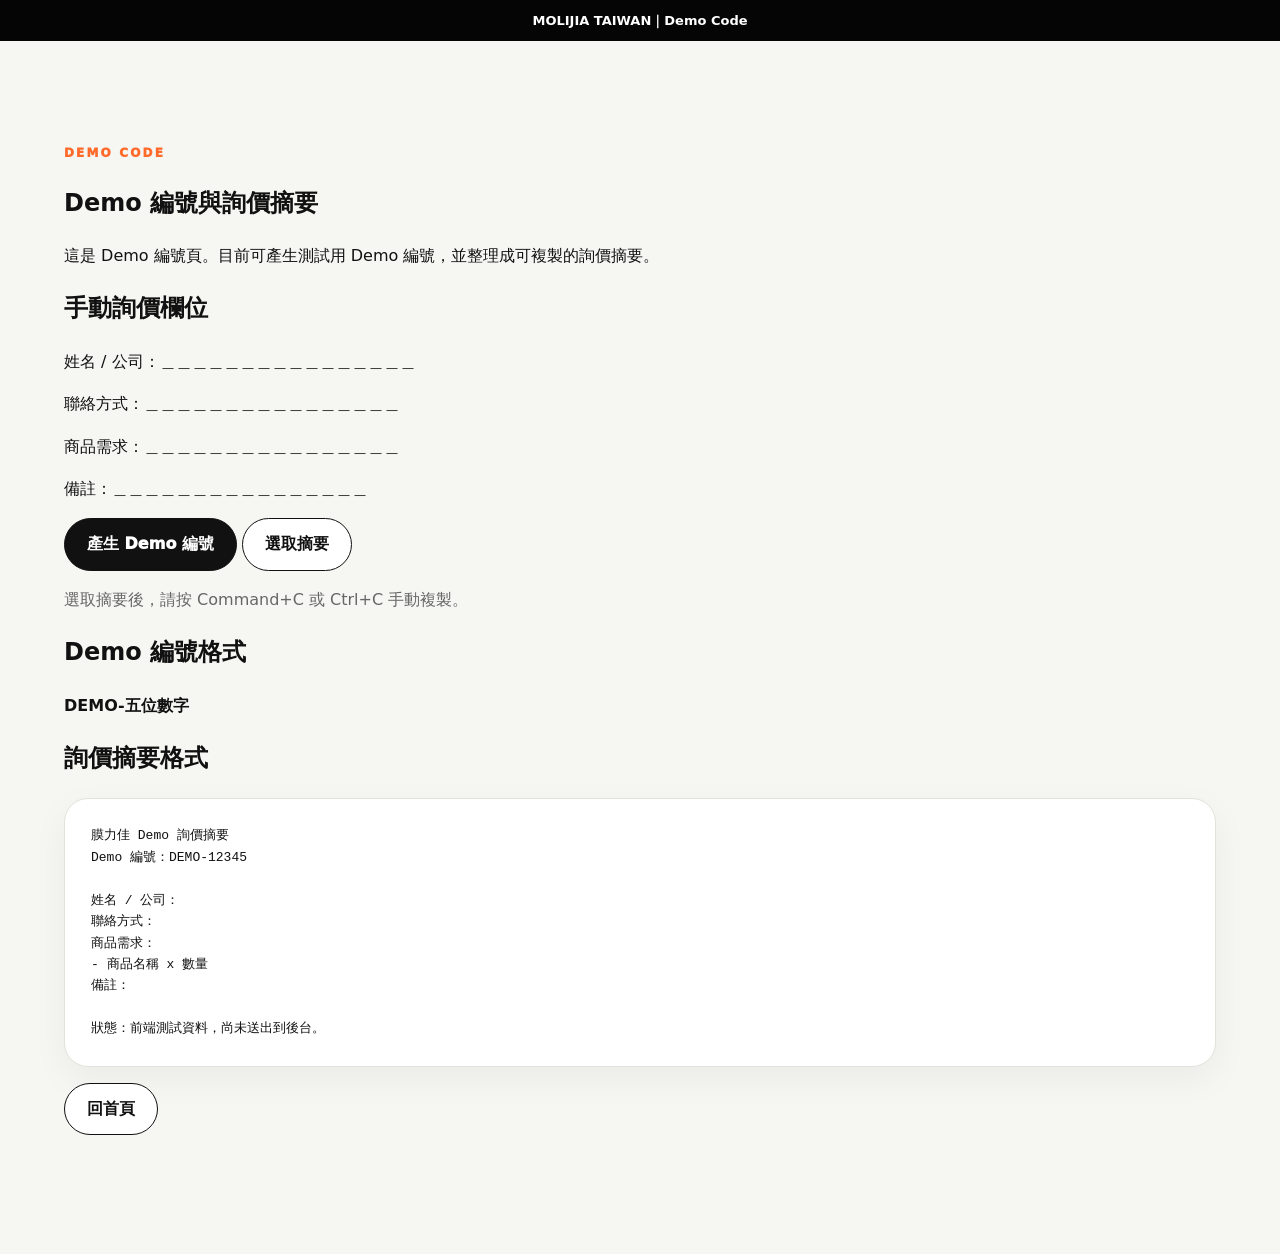
<file: demo-code.html>
<!doctype html>
<html lang="zh-Hant">
<head>
<meta charset="utf-8">
<meta name="viewport" content="width=device-width,initial-scale=1">
<title>膜力佳 Demo 編號與詢價摘要</title>
<meta name="description" content="膜力佳 Demo 編號頁，可產生測試用 Demo 編號並整理詢價摘要。">
<link rel="canonical" href="https://leojung0823.github.io/molijia-tw-official/demo-code.html">
<meta property="og:title" content="膜力佳 Demo 編號與詢價摘要">
<meta property="og:description" content="產生測試用 Demo 編號，整理商品需求與詢價摘要。">
<meta property="og:type" content="website">
<meta property="og:url" content="https://leojung0823.github.io/molijia-tw-official/demo-code.html">
<meta name="theme-color" content="#111111">
<link rel="stylesheet" href="styles.css">
</head>
<body>
<div class="notice">MOLIJIA TAIWAN｜Demo Code</div>
<main class="page-main">
<section class="section-block">
<p class="kicker">DEMO CODE</p>
<h1>Demo 編號與詢價摘要</h1>
<p>這是 Demo 編號頁。目前可產生測試用 Demo 編號，並整理成可複製的詢價摘要。</p>
<h2>手動詢價欄位</h2>
<p>姓名 / 公司：＿＿＿＿＿＿＿＿＿＿＿＿＿＿＿＿</p>
<p>聯絡方式：＿＿＿＿＿＿＿＿＿＿＿＿＿＿＿＿</p>
<p>商品需求：＿＿＿＿＿＿＿＿＿＿＿＿＿＿＿＿</p>
<p>備註：＿＿＿＿＿＿＿＿＿＿＿＿＿＿＿＿</p>
<p><button class="btn dark" id="makeDemo" type="button">產生 Demo 編號</button> <button class="btn light" id="selectSummary" type="button">選取摘要</button></p>
<p class="muted">選取摘要後，請按 Command+C 或 Ctrl+C 手動複製。</p>
<h2>Demo 編號格式</h2>
<p><strong>DEMO-五位數字</strong></p>
<h2>詢價摘要格式</h2>
<pre class="summary-card" id="demoResult">膜力佳 Demo 詢價摘要
Demo 編號：DEMO-12345

姓名 / 公司：
聯絡方式：
商品需求：
- 商品名稱 x 數量
備註：

狀態：前端測試資料，尚未送出到後台。</pre>
<p><a class="btn light" href="./">回首頁</a></p>
</section>
</main>
<script>
document.getElementById('makeDemo').onclick=function(){
  var code='DEMO-'+Math.floor(10000+Math.random()*90000);
  var need=window.prompt('請輸入商品需求，例如 iPhone 防窺膜 10 片','');
  if(!need){need='請先回首頁加入商品到詢價清單';}
  document.getElementById('demoResult').textContent='膜力佳 Demo 詢價摘要\nDemo 編號：'+code+'\n\n姓名 / 公司：\n聯絡方式：\n商品需求：\n- '+need+'\n備註：\n\n狀態：前端測試資料，尚未送出到後台。';
};
document.getElementById('selectSummary').onclick=function(){
  var range=document.createRange();
  range.selectNodeContents(document.getElementById('demoResult'));
  var sel=window.getSelection();
  sel.removeAllRanges();
  sel.addRange(range);
};
</script>
</body>
</html>
</file>
<file: styles.css>
:root{--black:#050505;--ink:#111;--muted:#666;--paper:#f6f6f2;--line:#e3e3dc;--white:#fff;--accent:#ff6a2a;--soft:#fff0e8;--radius:24px}*{box-sizing:border-box}html{scroll-behavior:smooth}body{margin:0;font-family:Inter,"Noto Sans TC","Microsoft JhengHei",system-ui,sans-serif;background:var(--paper);color:var(--ink);line-height:1.65}a{text-decoration:none;color:inherit}button,input,select,textarea{font:inherit}.notice,.topline{padding:10px 18px;text-align:center;background:#050505;color:#fff;font-size:13px;font-weight:800}.site-header{position:sticky;top:0;z-index:20;display:flex;align-items:center;justify-content:space-between;gap:20px;padding:18px clamp(18px,5vw,72px);background:rgba(246,246,242,.94);backdrop-filter:blur(16px);border-bottom:1px solid rgba(0,0,0,.08)}.brand{display:flex;gap:12px;align-items:center;font-weight:1000}.brand-mark{display:grid;place-items:center;width:44px;height:44px;border:2px solid #111;border-radius:50%}.brand small{display:block;color:var(--muted);font-size:10px;letter-spacing:.14em}.nav,.main-nav{display:flex;gap:24px;font-weight:900}.header-actions{display:flex;align-items:center;gap:14px;font-weight:900}.cart,.cart-button,.tab,.btn{border:1px solid #111;border-radius:999px;background:#fff;font-weight:1000;cursor:pointer}.cart,.cart-button{padding:9px 15px}.mega{display:none}.hero{display:grid;grid-template-columns:1.05fr .95fr;gap:46px;align-items:center;min-height:680px;padding:clamp(70px,9vw,120px) clamp(18px,5vw,76px);background:linear-gradient(180deg,#f6f6f2,#fff)}.kicker{margin:0 0 12px;color:var(--accent);font-size:12px;letter-spacing:.18em;font-weight:1000}.hero h1,.section-head h2,.feature-hero h2,.impact-copy h2,.business-cta h2,.newsletter h2{margin:0;letter-spacing:-.06em;line-height:.98;font-size:clamp(42px,7vw,86px)}.hero p,.section-head p,.hero-text{font-size:18px;color:#444;max-width:760px}.actions,.hero-actions,.tabs,.filter-tabs{display:flex;gap:12px;flex-wrap:wrap;margin-top:22px}.btn{display:inline-flex;align-items:center;justify-content:center;min-height:48px;padding:12px 22px}.dark,.btn.dark,.tab.active{background:#111;color:#fff}.light,.btn.light{background:#fff;color:#111}.hero-stage{position:relative;min-height:480px;border-radius:40px;background:radial-gradient(circle at 70% 18%,#fff 0 13%,transparent 14%),linear-gradient(135deg,#111,#555);box-shadow:0 20px 70px rgba(0,0,0,.12);overflow:hidden}.slab,.glass{position:absolute;border:1px solid rgba(255,255,255,.5);background:linear-gradient(145deg,rgba(255,255,255,.78),rgba(255,255,255,.1));box-shadow:0 34px 80px rgba(0,0,0,.32)}.slab-phone,.glass-phone{width:170px;height:350px;left:17%;top:70px;border-radius:36px;transform:rotate(-8deg)}.slab-pad,.glass-tablet{width:360px;height:250px;right:7%;bottom:60px;border-radius:34px;transform:rotate(7deg)}.float,.float-tag{position:absolute;padding:10px 14px;border-radius:999px;background:#fff;font-weight:1000}.one,.tag-a{right:8%;top:72px}.two,.tag-b{left:10%;bottom:78px}.three,.tag-c{right:24%;bottom:38px}.trust-row,.support-strip{display:grid;grid-template-columns:repeat(4,1fr);background:#111;color:#fff}.trust-row article,.support-strip div{padding:26px clamp(18px,3vw,40px);border-right:1px solid rgba(255,255,255,.15)}.trust-row b{display:block;font-size:26px}.trust-row span,.support-strip span{color:#d1d5db}.section,.device-section,.products-section,.bundle-section,.learn-section,.series-section,.impact-section,.page-main,.newsletter{padding:clamp(70px,8vw,110px) clamp(18px,5vw,76px)}.muted-section,.series-section,.newsletter{background:#fff}.section-head{margin-bottom:32px}.center,.section-head.center{text-align:center;margin-left:auto;margin-right:auto}.split,.section-head.split{display:flex;justify-content:space-between;align-items:end;gap:20px}.finder{display:grid;grid-template-columns:1fr 1fr 1.5fr auto;gap:12px;padding:18px;background:#fff;border:1px solid var(--line);border-radius:26px}.finder label,.form-card label{display:grid;gap:7px;color:var(--muted);font-size:13px;font-weight:900}.finder input,.finder select,.form-card input,.form-card textarea{width:100%;padding:14px 15px;border:1px solid #111;border-radius:18px;background:#fff}.tab{padding:10px 16px}.product-grid,.device-grid,.bundle-grid,.faq-grid,.article-grid,.series-grid{display:grid;grid-template-columns:repeat(4,1fr);gap:18px}.bundle-grid,.faq-grid{grid-template-columns:repeat(3,1fr)}.product-card,.device-card,.bundle-grid article,.faq-grid article,.article-grid article,.series-grid article,.form-card,.summary-card,.impact-card{border:1px solid var(--line);border-radius:var(--radius);background:#fff;box-shadow:0 12px 36px rgba(0,0,0,.05)}.device-card,.bundle-grid article,.faq-grid article,.article-grid article,.series-grid article,.form-card,.summary-card,.impact-card{padding:26px}.product-card{padding:24px;display:flex;flex-direction:column;gap:14px}.product-card:before{content:attr(data-category);height:150px;display:flex;align-items:end;padding:18px;color:#fff;font-weight:1000;border-radius:22px;background:radial-gradient(circle at 70% 20%,rgba(255,255,255,.9),transparent 22%),linear-gradient(135deg,#111,#555)}.badge,.feature{display:inline-flex;margin:0 5px 5px 0;padding:5px 10px;border-radius:999px;font-size:12px;font-weight:1000}.badge{background:var(--soft)}.feature{background:#f1f1ec;color:#444}.product-card h3{margin:0;font-size:22px;line-height:1.15}.product-card p,.muted,.device-card p,.bundle-grid p,.article-grid p,.impact-card p{color:var(--muted)}.price-row{display:flex;justify-content:space-between;align-items:center;margin-top:auto}.price{font-size:22px;font-weight:1000}.status{font-size:13px;color:var(--muted)}.old{display:block;font-size:13px;color:var(--muted);text-decoration:line-through}.add-btn{border:1px solid #111;border-radius:999px;background:#111;color:#fff;padding:11px 14px;font-weight:1000;cursor:pointer}.feature-hero{display:grid;grid-template-columns:1.05fr .95fr;gap:30px;margin:50px clamp(18px,5vw,76px);padding:50px;border-radius:40px;background:#111;color:#fff}.feature-hero p{color:#ddd}.feature-visual{min-height:280px;position:relative}.ring{position:absolute;inset:12%;border:1px solid rgba(255,255,255,.3);border-radius:999px}.product-slab{position:absolute;inset:20% 10% 15% 25%;border-radius:34px;background:linear-gradient(145deg,rgba(255,255,255,.82),rgba(255,255,255,.08));transform:rotate(-8deg)}.impact-section{display:grid;grid-template-columns:1.05fr .95fr;gap:28px;align-items:center}.stats{display:grid;grid-template-columns:repeat(3,1fr);gap:12px}.stats div{padding:22px;border:1px solid var(--line);border-radius:22px;background:#fff}.business-cta{display:flex;justify-content:space-between;gap:24px;margin:50px clamp(18px,5vw,76px);padding:46px;border-radius:38px;background:var(--soft)}.newsletter form{display:flex;gap:10px}.newsletter input{width:100%;padding:15px 18px;border:1px solid #111;border-radius:999px}.newsletter button{padding:0 22px;border:1px solid #111;border-radius:999px;color:#fff;background:#111;font-weight:1000}.checklist{padding-left:22px}.inquiry-layout{display:grid;grid-template-columns:1.05fr .95fr;gap:20px}.form-card{display:grid;gap:15px}.form-card textarea{min-height:110px}.summary-row{display:flex;justify-content:space-between;gap:12px;padding:14px 0;border-top:1px solid var(--line)}.result{margin-top:14px;padding:14px;border-radius:16px;background:#ecfdf5;color:#065f46}.drawer{position:fixed;inset:0;z-index:40;background:rgba(0,0,0,.38);opacity:0;pointer-events:none}.drawer.open{opacity:1;pointer-events:auto}.drawer-panel{position:absolute;right:0;top:0;width:min(460px,94vw);height:100%;background:#fff;padding:24px;display:flex;flex-direction:column;gap:18px}.drawer-head{display:flex;justify-content:space-between;align-items:center}.drawer-head button{width:42px;height:42px;border-radius:50%;border:1px solid #111;background:#fff;font-size:26px}.cart-items{display:grid;gap:12px;overflow:auto;flex:1}.cart-item{display:grid;grid-template-columns:1fr auto;gap:10px;padding:14px;border:1px solid var(--line);border-radius:18px}.qty{display:flex;gap:8px;align-items:center}.qty button{width:30px;height:30px;border-radius:50%;border:1px solid #111;background:#fff}.drawer-footer{display:grid;gap:12px}.footer,.site-footer{display:grid;grid-template-columns:1.4fr repeat(4,1fr);gap:30px;padding:58px clamp(18px,5vw,76px);background:#050505;color:#d1d5db}.footer strong,.footer h4,.site-footer strong,.site-footer h4{color:#fff}.footer a,.site-footer a{display:block;color:#d1d5db;margin:8px 0}@media(max-width:1100px){.nav,.main-nav{display:none}.hero,.feature-hero,.impact-section,.inquiry-layout{grid-template-columns:1fr}.product-grid,.device-grid,.article-grid,.series-grid{grid-template-columns:repeat(2,1fr)}.trust-row,.support-strip,.bundle-grid,.faq-grid,.footer,.site-footer{grid-template-columns:repeat(2,1fr)}.finder{grid-template-columns:1fr 1fr}}@media(max-width:720px){.product-grid,.device-grid,.article-grid,.series-grid,.trust-row,.support-strip,.bundle-grid,.faq-grid,.footer,.site-footer,.finder,.stats{grid-template-columns:1fr}.hero-stage{min-height:420px}.split,.section-head.split,.business-cta{display:block}.tabs,.filter-tabs{margin-top:18px}.header-actions{display:none}}
</file>
<file: pages.css>
.page-main{padding:clamp(48px,7vw,94px) clamp(18px,5vw,76px)}
.page-hero{display:grid;grid-template-columns:1.05fr .95fr;gap:32px;align-items:end;padding:clamp(54px,7vw,88px) clamp(18px,5vw,76px);background:#fff;border-bottom:1px solid var(--line)}
.page-hero h1{margin:0;line-height:.98;letter-spacing:-.055em;font-size:clamp(44px,7vw,86px)}
.page-hero p:not(.kicker){max-width:720px;color:#333;font-size:19px}
.breadcrumb{display:flex;gap:8px;flex-wrap:wrap;margin-bottom:22px;color:var(--muted);font-size:14px}.breadcrumb a{font-weight:800;color:#111}
.page-grid{display:grid;grid-template-columns:repeat(3,1fr);gap:18px}.page-grid.two{grid-template-columns:repeat(2,1fr)}.page-grid.four{grid-template-columns:repeat(4,1fr)}
.info-card,.table-card,.step-card,.policy-card,.todo-card,.timeline-card{padding:28px;border:1px solid var(--line);border-radius:var(--radius);background:#fff;box-shadow:0 10px 30px rgba(0,0,0,.04)}
.info-card h2,.info-card h3,.step-card h3,.policy-card h2,.todo-card h3{margin-top:0;line-height:1.08}.info-card p,.step-card p,.policy-card p,.todo-card p,.timeline-card p{color:var(--muted)}
.section-block{margin-top:54px}.section-block>h2{font-size:clamp(32px,5vw,58px);line-height:1;margin:0 0 22px;letter-spacing:-.045em}.section-block>p{max-width:860px;color:var(--muted);font-size:18px}
.catalog-table{width:100%;border-collapse:collapse;overflow:hidden;border-radius:20px;background:#fff}.catalog-table th,.catalog-table td{padding:16px;border-bottom:1px solid var(--line);text-align:left;vertical-align:top}.catalog-table th{background:#111;color:#fff}.catalog-table td{color:#333}.catalog-table tr:last-child td{border-bottom:0}
.compare-list{display:grid;gap:12px}.compare-list div{display:flex;justify-content:space-between;gap:18px;padding:16px;border:1px solid var(--line);border-radius:18px;background:#fff}.compare-list b{min-width:140px}
.checklist{display:grid;gap:12px;margin:18px 0 0;padding:0;list-style:none}.checklist li{padding:14px 16px;border:1px solid var(--line);border-radius:18px;background:#fff}.checklist li:before{content:'✓';display:inline-grid;place-items:center;width:22px;height:22px;margin-right:10px;border-radius:999px;color:#fff;background:#111;font-size:12px;font-weight:900}
.notice{padding:22px;border:1px dashed #111;border-radius:24px;background:var(--accent-2);font-weight:800}
.timeline{display:grid;gap:18px}.timeline-card{display:grid;grid-template-columns:130px 1fr;gap:20px;align-items:start}.timeline-card strong{display:inline-flex;align-items:center;justify-content:center;padding:10px 14px;border-radius:999px;color:#fff;background:#111}
.form-grid{display:grid;grid-template-columns:repeat(2,1fr);gap:12px;margin-top:18px}.form-grid input,.form-grid textarea,.form-grid select{width:100%;padding:14px 16px;border:1px solid #111;border-radius:18px;background:#fff}.form-grid textarea{grid-column:1/-1;min-height:130px}.form-note{margin-top:12px;color:var(--muted);font-size:14px}
.back-home{display:inline-flex;margin-top:34px;font-weight:1000}.mini-footer{padding:36px clamp(18px,5vw,76px);color:#d1d5db;background:#050505}.mini-footer a{color:#fff;font-weight:800}
@media(max-width:980px){.page-hero,.page-grid,.page-grid.two,.page-grid.four{grid-template-columns:1fr}.timeline-card,.form-grid{grid-template-columns:1fr}.form-grid textarea{grid-column:auto}.catalog-table{display:block;overflow-x:auto}}
.link-panels{display:grid;grid-template-columns:repeat(4,1fr);gap:18px;padding:clamp(50px,6vw,78px) clamp(18px,5vw,76px);background:#fff}.link-panels a{display:block;padding:26px;border:1px solid var(--line);border-radius:var(--radius);background:var(--paper)}.link-panels b,.link-panels span{display:block}.link-panels b{font-size:22px}.link-panels span{margin-top:10px;color:var(--muted)}
@media(max-width:980px){.link-panels{grid-template-columns:1fr}}
</file>
<file: docs/styles.css>
:root{--black:#050505;--ink:#111;--muted:#666;--paper:#f6f6f2;--line:#e3e3dc;--white:#fff;--accent:#ff6a2a;--soft:#fff0e8;--radius:24px}*{box-sizing:border-box}html{scroll-behavior:smooth}body{margin:0;font-family:Inter,"Noto Sans TC","Microsoft JhengHei",system-ui,sans-serif;background:var(--paper);color:var(--ink);line-height:1.65}a{text-decoration:none;color:inherit}button,input,select,textarea{font:inherit}.notice,.topline{padding:10px 18px;text-align:center;background:#050505;color:#fff;font-size:13px;font-weight:800}.site-header{position:sticky;top:0;z-index:20;display:flex;align-items:center;justify-content:space-between;gap:20px;padding:18px clamp(18px,5vw,72px);background:rgba(246,246,242,.94);backdrop-filter:blur(16px);border-bottom:1px solid rgba(0,0,0,.08)}.brand{display:flex;gap:12px;align-items:center;font-weight:1000}.brand-mark{display:grid;place-items:center;width:44px;height:44px;border:2px solid #111;border-radius:50%}.brand small{display:block;color:var(--muted);font-size:10px;letter-spacing:.14em}.nav,.main-nav{display:flex;gap:24px;font-weight:900}.header-actions{display:flex;align-items:center;gap:14px;font-weight:900}.cart,.cart-button,.tab,.btn{border:1px solid #111;border-radius:999px;background:#fff;font-weight:1000;cursor:pointer}.cart,.cart-button{padding:9px 15px}.mega{display:none}.hero{display:grid;grid-template-columns:1.05fr .95fr;gap:46px;align-items:center;min-height:680px;padding:clamp(70px,9vw,120px) clamp(18px,5vw,76px);background:linear-gradient(180deg,#f6f6f2,#fff)}.kicker{margin:0 0 12px;color:var(--accent);font-size:12px;letter-spacing:.18em;font-weight:1000}.hero h1,.section-head h2,.feature-hero h2,.impact-copy h2,.business-cta h2,.newsletter h2{margin:0;letter-spacing:-.06em;line-height:.98;font-size:clamp(42px,7vw,86px)}.hero p,.section-head p,.hero-text{font-size:18px;color:#444;max-width:760px}.actions,.hero-actions,.tabs,.filter-tabs{display:flex;gap:12px;flex-wrap:wrap;margin-top:22px}.btn{display:inline-flex;align-items:center;justify-content:center;min-height:48px;padding:12px 22px}.dark,.btn.dark,.tab.active{background:#111;color:#fff}.light,.btn.light{background:#fff;color:#111}.hero-stage{position:relative;min-height:480px;border-radius:40px;background:radial-gradient(circle at 70% 18%,#fff 0 13%,transparent 14%),linear-gradient(135deg,#111,#555);box-shadow:0 20px 70px rgba(0,0,0,.12);overflow:hidden}.slab,.glass{position:absolute;border:1px solid rgba(255,255,255,.5);background:linear-gradient(145deg,rgba(255,255,255,.78),rgba(255,255,255,.1));box-shadow:0 34px 80px rgba(0,0,0,.32)}.slab-phone,.glass-phone{width:170px;height:350px;left:17%;top:70px;border-radius:36px;transform:rotate(-8deg)}.slab-pad,.glass-tablet{width:360px;height:250px;right:7%;bottom:60px;border-radius:34px;transform:rotate(7deg)}.float,.float-tag{position:absolute;padding:10px 14px;border-radius:999px;background:#fff;font-weight:1000}.one,.tag-a{right:8%;top:72px}.two,.tag-b{left:10%;bottom:78px}.three,.tag-c{right:24%;bottom:38px}.trust-row,.support-strip{display:grid;grid-template-columns:repeat(4,1fr);background:#111;color:#fff}.trust-row article,.support-strip div{padding:26px clamp(18px,3vw,40px);border-right:1px solid rgba(255,255,255,.15)}.trust-row b{display:block;font-size:26px}.trust-row span,.support-strip span{color:#d1d5db}.section,.device-section,.products-section,.bundle-section,.learn-section,.series-section,.impact-section,.page-main,.newsletter{padding:clamp(70px,8vw,110px) clamp(18px,5vw,76px)}.muted-section,.series-section,.newsletter{background:#fff}.section-head{margin-bottom:32px}.center,.section-head.center{text-align:center;margin-left:auto;margin-right:auto}.split,.section-head.split{display:flex;justify-content:space-between;align-items:end;gap:20px}.finder{display:grid;grid-template-columns:1fr 1fr 1.5fr auto;gap:12px;padding:18px;background:#fff;border:1px solid var(--line);border-radius:26px}.finder label,.form-card label{display:grid;gap:7px;color:var(--muted);font-size:13px;font-weight:900}.finder input,.finder select,.form-card input,.form-card textarea{width:100%;padding:14px 15px;border:1px solid #111;border-radius:18px;background:#fff}.tab{padding:10px 16px}.product-grid,.device-grid,.bundle-grid,.faq-grid,.article-grid,.series-grid{display:grid;grid-template-columns:repeat(4,1fr);gap:18px}.bundle-grid,.faq-grid{grid-template-columns:repeat(3,1fr)}.product-card,.device-card,.bundle-grid article,.faq-grid article,.article-grid article,.series-grid article,.form-card,.summary-card,.impact-card{border:1px solid var(--line);border-radius:var(--radius);background:#fff;box-shadow:0 12px 36px rgba(0,0,0,.05)}.device-card,.bundle-grid article,.faq-grid article,.article-grid article,.series-grid article,.form-card,.summary-card,.impact-card{padding:26px}.product-card{padding:24px;display:flex;flex-direction:column;gap:14px}.product-card:before{content:attr(data-category);height:150px;display:flex;align-items:end;padding:18px;color:#fff;font-weight:1000;border-radius:22px;background:radial-gradient(circle at 70% 20%,rgba(255,255,255,.9),transparent 22%),linear-gradient(135deg,#111,#555)}.badge,.feature{display:inline-flex;margin:0 5px 5px 0;padding:5px 10px;border-radius:999px;font-size:12px;font-weight:1000}.badge{background:var(--soft)}.feature{background:#f1f1ec;color:#444}.product-card h3{margin:0;font-size:22px;line-height:1.15}.product-card p,.muted,.device-card p,.bundle-grid p,.article-grid p,.impact-card p{color:var(--muted)}.price-row{display:flex;justify-content:space-between;align-items:center;margin-top:auto}.price{font-size:22px;font-weight:1000}.status{font-size:13px;color:var(--muted)}.old{display:block;font-size:13px;color:var(--muted);text-decoration:line-through}.add-btn{border:1px solid #111;border-radius:999px;background:#111;color:#fff;padding:11px 14px;font-weight:1000;cursor:pointer}.feature-hero{display:grid;grid-template-columns:1.05fr .95fr;gap:30px;margin:50px clamp(18px,5vw,76px);padding:50px;border-radius:40px;background:#111;color:#fff}.feature-hero p{color:#ddd}.feature-visual{min-height:280px;position:relative}.ring{position:absolute;inset:12%;border:1px solid rgba(255,255,255,.3);border-radius:999px}.product-slab{position:absolute;inset:20% 10% 15% 25%;border-radius:34px;background:linear-gradient(145deg,rgba(255,255,255,.82),rgba(255,255,255,.08));transform:rotate(-8deg)}.impact-section{display:grid;grid-template-columns:1.05fr .95fr;gap:28px;align-items:center}.stats{display:grid;grid-template-columns:repeat(3,1fr);gap:12px}.stats div{padding:22px;border:1px solid var(--line);border-radius:22px;background:#fff}.business-cta{display:flex;justify-content:space-between;gap:24px;margin:50px clamp(18px,5vw,76px);padding:46px;border-radius:38px;background:var(--soft)}.newsletter form{display:flex;gap:10px}.newsletter input{width:100%;padding:15px 18px;border:1px solid #111;border-radius:999px}.newsletter button{padding:0 22px;border:1px solid #111;border-radius:999px;color:#fff;background:#111;font-weight:1000}.checklist{padding-left:22px}.inquiry-layout{display:grid;grid-template-columns:1.05fr .95fr;gap:20px}.form-card{display:grid;gap:15px}.form-card textarea{min-height:110px}.summary-row{display:flex;justify-content:space-between;gap:12px;padding:14px 0;border-top:1px solid var(--line)}.result{margin-top:14px;padding:14px;border-radius:16px;background:#ecfdf5;color:#065f46}.drawer{position:fixed;inset:0;z-index:40;background:rgba(0,0,0,.38);opacity:0;pointer-events:none}.drawer.open{opacity:1;pointer-events:auto}.drawer-panel{position:absolute;right:0;top:0;width:min(460px,94vw);height:100%;background:#fff;padding:24px;display:flex;flex-direction:column;gap:18px}.drawer-head{display:flex;justify-content:space-between;align-items:center}.drawer-head button{width:42px;height:42px;border-radius:50%;border:1px solid #111;background:#fff;font-size:26px}.cart-items{display:grid;gap:12px;overflow:auto;flex:1}.cart-item{display:grid;grid-template-columns:1fr auto;gap:10px;padding:14px;border:1px solid var(--line);border-radius:18px}.qty{display:flex;gap:8px;align-items:center}.qty button{width:30px;height:30px;border-radius:50%;border:1px solid #111;background:#fff}.drawer-footer{display:grid;gap:12px}.footer,.site-footer{display:grid;grid-template-columns:1.4fr repeat(4,1fr);gap:30px;padding:58px clamp(18px,5vw,76px);background:#050505;color:#d1d5db}.footer strong,.footer h4,.site-footer strong,.site-footer h4{color:#fff}.footer a,.site-footer a{display:block;color:#d1d5db;margin:8px 0}@media(max-width:1100px){.nav,.main-nav{display:none}.hero,.feature-hero,.impact-section,.inquiry-layout{grid-template-columns:1fr}.product-grid,.device-grid,.article-grid,.series-grid{grid-template-columns:repeat(2,1fr)}.trust-row,.support-strip,.bundle-grid,.faq-grid,.footer,.site-footer{grid-template-columns:repeat(2,1fr)}.finder{grid-template-columns:1fr 1fr}}@media(max-width:720px){.product-grid,.device-grid,.article-grid,.series-grid,.trust-row,.support-strip,.bundle-grid,.faq-grid,.footer,.site-footer,.finder,.stats{grid-template-columns:1fr}.hero-stage{min-height:420px}.split,.section-head.split,.business-cta{display:block}.tabs,.filter-tabs{margin-top:18px}.header-actions{display:none}}
</file>
<file: docs/pages.css>
.page-main{padding:clamp(48px,7vw,94px) clamp(18px,5vw,76px)}
.page-hero{display:grid;grid-template-columns:1.05fr .95fr;gap:32px;align-items:end;padding:clamp(54px,7vw,88px) clamp(18px,5vw,76px);background:#fff;border-bottom:1px solid var(--line)}
.page-hero h1{margin:0;line-height:.98;letter-spacing:-.055em;font-size:clamp(44px,7vw,86px)}
.page-hero p:not(.kicker){max-width:720px;color:#333;font-size:19px}
.breadcrumb{display:flex;gap:8px;flex-wrap:wrap;margin-bottom:22px;color:var(--muted);font-size:14px}.breadcrumb a{font-weight:800;color:#111}
.page-grid{display:grid;grid-template-columns:repeat(3,1fr);gap:18px}.page-grid.two{grid-template-columns:repeat(2,1fr)}.page-grid.four{grid-template-columns:repeat(4,1fr)}
.info-card,.table-card,.step-card,.policy-card,.todo-card,.timeline-card{padding:28px;border:1px solid var(--line);border-radius:var(--radius);background:#fff;box-shadow:0 10px 30px rgba(0,0,0,.04)}
.info-card h2,.info-card h3,.step-card h3,.policy-card h2,.todo-card h3{margin-top:0;line-height:1.08}.info-card p,.step-card p,.policy-card p,.todo-card p,.timeline-card p{color:var(--muted)}
.section-block{margin-top:54px}.section-block>h2{font-size:clamp(32px,5vw,58px);line-height:1;margin:0 0 22px;letter-spacing:-.045em}.section-block>p{max-width:860px;color:var(--muted);font-size:18px}
.catalog-table{width:100%;border-collapse:collapse;overflow:hidden;border-radius:20px;background:#fff}.catalog-table th,.catalog-table td{padding:16px;border-bottom:1px solid var(--line);text-align:left;vertical-align:top}.catalog-table th{background:#111;color:#fff}.catalog-table td{color:#333}.catalog-table tr:last-child td{border-bottom:0}
.compare-list{display:grid;gap:12px}.compare-list div{display:flex;justify-content:space-between;gap:18px;padding:16px;border:1px solid var(--line);border-radius:18px;background:#fff}.compare-list b{min-width:140px}
.checklist{display:grid;gap:12px;margin:18px 0 0;padding:0;list-style:none}.checklist li{padding:14px 16px;border:1px solid var(--line);border-radius:18px;background:#fff}.checklist li:before{content:'✓';display:inline-grid;place-items:center;width:22px;height:22px;margin-right:10px;border-radius:999px;color:#fff;background:#111;font-size:12px;font-weight:900}
.notice{padding:22px;border:1px dashed #111;border-radius:24px;background:var(--accent-2);font-weight:800}
.timeline{display:grid;gap:18px}.timeline-card{display:grid;grid-template-columns:130px 1fr;gap:20px;align-items:start}.timeline-card strong{display:inline-flex;align-items:center;justify-content:center;padding:10px 14px;border-radius:999px;color:#fff;background:#111}
.form-grid{display:grid;grid-template-columns:repeat(2,1fr);gap:12px;margin-top:18px}.form-grid input,.form-grid textarea,.form-grid select{width:100%;padding:14px 16px;border:1px solid #111;border-radius:18px;background:#fff}.form-grid textarea{grid-column:1/-1;min-height:130px}.form-note{margin-top:12px;color:var(--muted);font-size:14px}
.back-home{display:inline-flex;margin-top:34px;font-weight:1000}.mini-footer{padding:36px clamp(18px,5vw,76px);color:#d1d5db;background:#050505}.mini-footer a{color:#fff;font-weight:800}
@media(max-width:980px){.page-hero,.page-grid,.page-grid.two,.page-grid.four{grid-template-columns:1fr}.timeline-card,.form-grid{grid-template-columns:1fr}.form-grid textarea{grid-column:auto}.catalog-table{display:block;overflow-x:auto}}
.link-panels{display:grid;grid-template-columns:repeat(4,1fr);gap:18px;padding:clamp(50px,6vw,78px) clamp(18px,5vw,76px);background:#fff}.link-panels a{display:block;padding:26px;border:1px solid var(--line);border-radius:var(--radius);background:var(--paper)}.link-panels b,.link-panels span{display:block}.link-panels b{font-size:22px}.link-panels span{margin-top:10px;color:var(--muted)}
@media(max-width:980px){.link-panels{grid-template-columns:1fr}}
</file>
